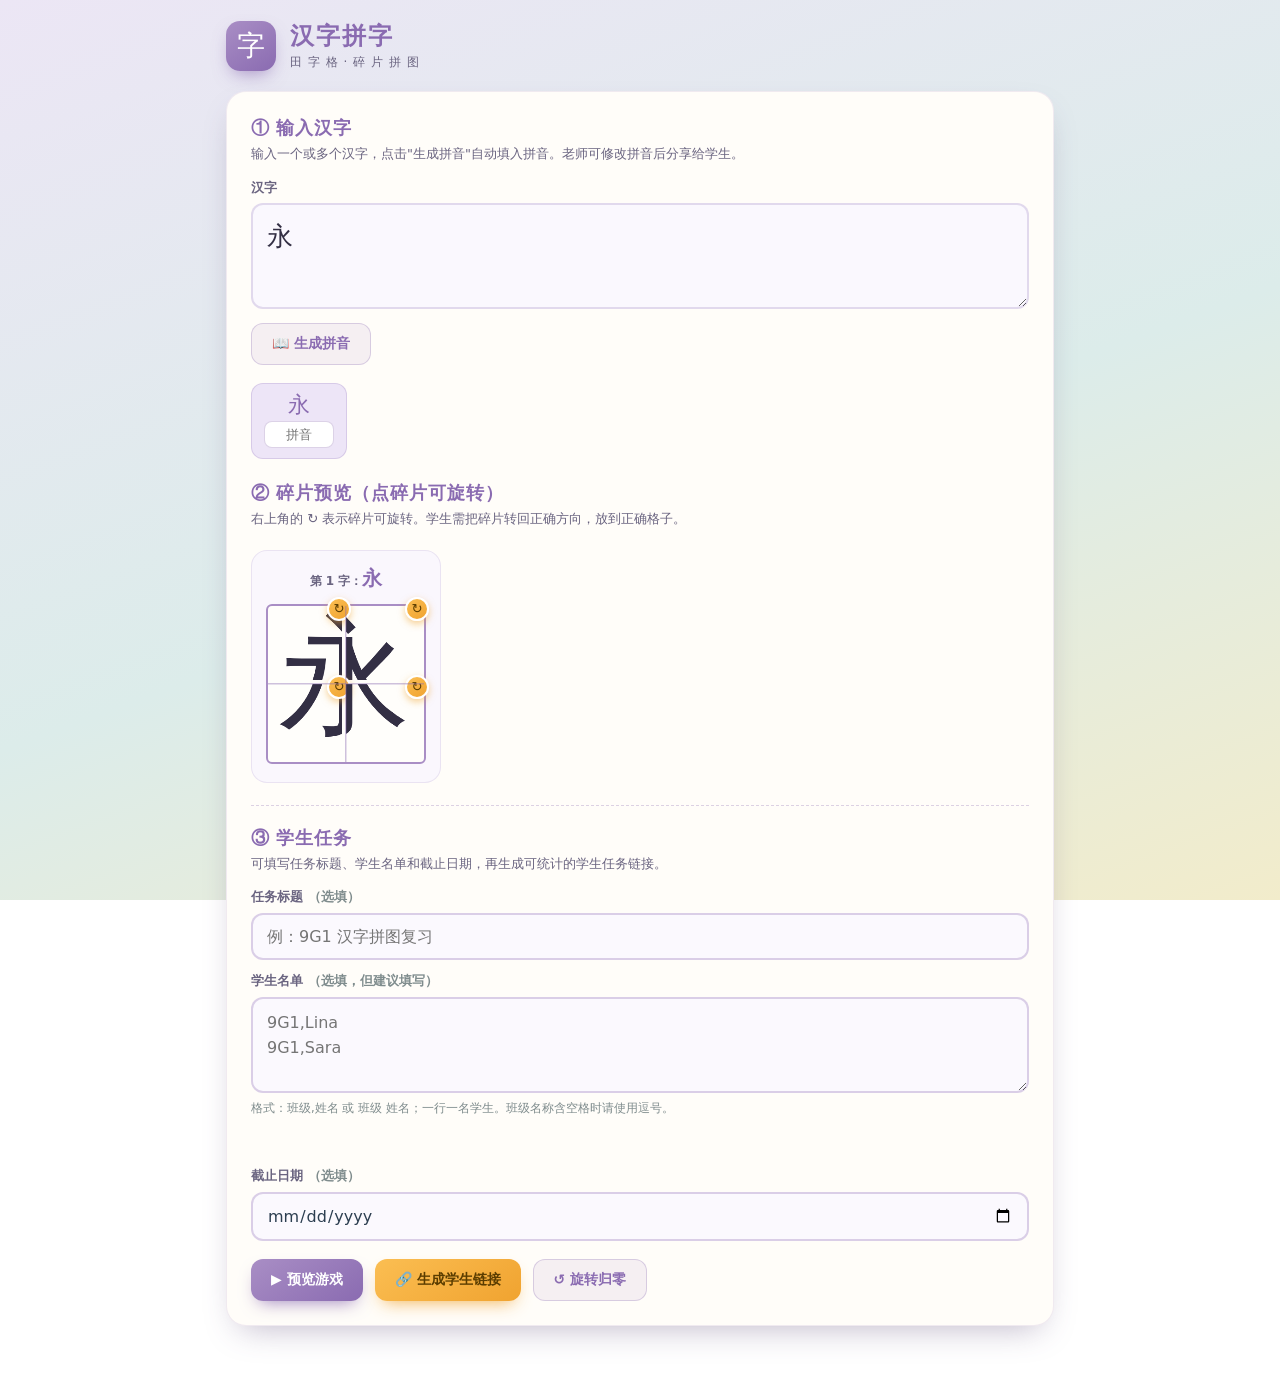
<file: index.html>
<!DOCTYPE html>
<html lang="zh-CN">
<head>
<meta charset="UTF-8">
<meta name="viewport" content="width=device-width, initial-scale=1.0, maximum-scale=1.0, user-scalable=no">
<title>汉字拼字 · 田字格拼图</title>
<link rel="stylesheet" href="./platform/platform-ui.css">
<style>
:root{
  --purple:#a98ec5;--purple-deep:#8a6bb1;--purple-light:#ede5f7;
  --amber:#fbbe52;--amber-deep:#f0a330;--amber-light:#fff4d4;
  --yellow:#f6e07f;--mint:#cfe7e3;--mint-deep:#8fc6bb;
  --ink:#332f44;--ink-soft:#6a6480;--ink-faint:#a9a3bb;
  --surface:#fffdf9;--surface-2:#f8f4fe;
  --line:rgba(138,107,177,.42);--line-faint:rgba(138,107,177,.22);
  --shadow:0 14px 34px -14px rgba(80,60,110,.4);
  --serif:"STKaiti","Kaiti SC","KaiTi","楷体","Songti SC","STSong","SimSun",serif;
  --sans:"PingFang SC","Hiragino Sans GB","Microsoft YaHei",system-ui,sans-serif;
}
*{box-sizing:border-box;-webkit-tap-highlight-color:transparent;}
html,body{margin:0;min-height:100%;}
body{font-family:var(--sans);color:var(--ink);
  background:linear-gradient(160deg,#ece6f5 0%,#dcecea 55%,#f2eccb 100%) fixed;
  min-height:100vh;overflow-x:hidden;}
.wrap{max-width:860px;margin:0 auto;padding:20px 16px 70px;}
.hide{display:none!important;}

/* header */
header{display:flex;align-items:center;gap:14px;margin-bottom:20px;animation:rise .5s ease both;}
.seal{width:50px;height:50px;flex:0 0 50px;border-radius:14px;
  background:linear-gradient(145deg,var(--purple),var(--purple-deep));
  display:grid;place-items:center;color:#fff;font-family:var(--serif);font-size:28px;
  box-shadow:0 8px 18px -6px rgba(138,107,177,.7);}
.titles h1{font-family:var(--serif);color:var(--purple-deep);margin:0;font-size:24px;letter-spacing:2px;}
.titles p{margin:2px 0 0;color:var(--ink-soft);font-size:12px;letter-spacing:1px;}
.back-btn{margin-left:auto;border:1.5px solid rgba(138,107,177,.3);background:rgba(169,142,197,.12);
  color:var(--purple-deep);font-family:var(--sans);font-size:13px;padding:8px 14px;
  border-radius:99px;cursor:pointer;transition:.2s;font-weight:700;}
.back-btn:hover{background:rgba(169,142,197,.22);}

/* panels */
.panel{background:var(--surface);border-radius:20px;padding:24px;box-shadow:var(--shadow);
  border:1px solid rgba(138,107,177,.13);animation:rise .5s .06s ease both;}
h2.sec{font-family:var(--serif);font-size:18px;margin:0 0 4px;color:var(--purple-deep);letter-spacing:1px;}
.hint{font-size:13px;color:var(--ink-soft);margin:0 0 14px;line-height:1.6;}
.field-label{font-size:13px;font-weight:700;color:var(--ink-soft);margin-bottom:6px;display:block;}

textarea#charInput{width:100%;min-height:60px;resize:vertical;border:2px solid rgba(138,107,177,.22);
  border-radius:12px;padding:12px 14px;font-family:var(--serif);font-size:26px;
  background:#faf8fe;color:var(--ink);outline:none;letter-spacing:6px;line-height:1.5;transition:.2s;}
textarea#charInput:focus{border-color:var(--purple);background:#fff;}

.btn{border:0;cursor:pointer;font-family:var(--sans);font-weight:700;font-size:14px;
  padding:11px 20px;border-radius:12px;transition:transform .12s,box-shadow .2s,background .2s;}
.btn:active{transform:translateY(1px);}
.btn-primary{background:linear-gradient(145deg,var(--purple),var(--purple-deep));color:#fff;
  box-shadow:0 8px 18px -8px rgba(138,107,177,.9);}
.btn-primary:hover{box-shadow:0 11px 24px -8px rgba(138,107,177,1);}
.btn-ghost{background:rgba(169,142,197,.12);color:var(--purple-deep);border:1.5px solid rgba(138,107,177,.28);}
.btn-ghost:hover{background:rgba(169,142,197,.2);}
.btn-amber{background:linear-gradient(145deg,var(--amber),var(--amber-deep));color:#5b3d00;
  box-shadow:0 8px 18px -8px rgba(240,163,48,.9);}
.btn-amber:hover{box-shadow:0 11px 24px -8px rgba(240,163,48,1);}
.btn-lg{padding:15px 36px;font-size:16px;border-radius:14px;}
.btn-row{display:flex;flex-wrap:wrap;gap:12px;margin-top:18px;}

/* ── pinyin editor ── */
.py-section{margin-top:18px;}
.py-grid{display:flex;flex-wrap:wrap;gap:10px;margin-top:10px;}
.py-cell{display:flex;flex-direction:column;align-items:center;gap:5px;
  background:var(--purple-light);border:1.5px solid rgba(138,107,177,.22);
  border-radius:12px;padding:10px 12px;min-width:68px;}
.py-char{font-family:var(--serif);font-size:22px;color:var(--purple-deep);line-height:1;}
.py-input{border:1.5px solid rgba(138,107,177,.3);border-radius:8px;background:#fff;
  color:var(--ink);font-size:13px;font-family:var(--sans);text-align:center;width:70px;
  padding:5px;outline:none;transition:.2s;}
.py-input:focus{border-color:var(--purple);}

/* ── teacher cards ── */
#cards{display:flex;flex-wrap:wrap;gap:16px;margin-top:20px;}
.card{background:#faf7fd;border:1px solid rgba(138,107,177,.14);border-radius:16px;
  padding:14px 14px 18px;text-align:center;animation:rise .4s ease both;}
.card .cap{font-size:12px;color:var(--ink-soft);margin-bottom:12px;font-weight:700;}
.card .cap b{font-family:var(--serif);font-size:20px;color:var(--purple-deep);}
.grid{--s:130px;width:calc(var(--s)*2);height:calc(var(--s)*2);position:relative;
  background:#fffefb;border:2.5px solid var(--purple);border-radius:6px;
  display:grid;grid-template-columns:1fr 1fr;grid-template-rows:1fr 1fr;}
.grid.small{--s:80px;}
.grid::before{content:"";position:absolute;inset:0;pointer-events:none;z-index:3;
  background-image:linear-gradient(var(--line),var(--line)),linear-gradient(var(--line),var(--line));
  background-size:100% 1.5px,1.5px 100%;background-position:center;background-repeat:no-repeat;}
.cell{position:relative;overflow:visible;}
.ttile{width:74px;height:74px;background:#fff;border:1px solid rgba(138,107,177,.22);
  border-radius:4px;position:relative;cursor:pointer;
  transition:transform .26s cubic-bezier(.34,1.56,.64,1);}
.cell>.ttile{position:absolute;inset:0;border-radius:0;border:0;background:transparent;}
.ttile canvas{width:100%;height:100%;display:block;}
.rotbadge{position:absolute;right:-9px;top:-9px;width:24px;height:24px;border-radius:50%;
  background:linear-gradient(145deg,var(--amber),var(--amber-deep));color:#5b3d00;font-size:13px;
  display:grid;place-items:center;z-index:6;box-shadow:0 3px 7px rgba(240,163,48,.5);
  border:2px solid #fff;}

/* ── lobby screen ── */
.lobby-header{text-align:center;margin-bottom:18px;}
.lobby-header h2{font-family:var(--serif);font-size:22px;color:var(--purple-deep);margin:0 0 4px;}
.lobby-header p{font-size:13px;color:var(--ink-soft);margin:0;}
.char-cards-grid{display:flex;flex-wrap:wrap;justify-content:center;gap:16px;margin:6px 0 24px;}
.char-card{
  display:flex;flex-direction:column;align-items:center;justify-content:center;gap:6px;
  width:120px;padding:16px 12px 14px;background:#fff;
  border:2px solid var(--amber);border-radius:16px;
  box-shadow:0 6px 18px -8px rgba(240,163,48,.4);cursor:pointer;
  transition:transform .2s,box-shadow .2s;user-select:none;
  position:relative;}
.char-card:hover{transform:translateY(-4px);box-shadow:0 12px 24px -8px rgba(240,163,48,.5);}
.char-card:active{transform:scale(.96);}
.char-card .cc-pinyin{font-size:15px;color:var(--purple-deep);font-weight:700;letter-spacing:1px;line-height:1;min-height:1em;}
.char-card .cc-char{font-family:var(--serif);font-size:52px;color:var(--ink);line-height:1;}
.char-card .cc-sound{font-size:18px;position:absolute;bottom:8px;right:10px;opacity:.5;}
.char-card.speaking{animation:pulse .4s ease;}
.lobby-start{display:flex;flex-direction:column;align-items:center;gap:10px;}

/* ── game ── */
.game-top{display:flex;justify-content:space-between;align-items:flex-start;gap:12px;margin-bottom:14px;flex-wrap:wrap;}
.progress{font-size:13px;color:var(--ink-soft);font-weight:700;padding-top:3px;}
.progress b{font-family:var(--serif);color:var(--purple-deep);font-size:20px;}
.timer-badge{font-size:13px;color:var(--ink-soft);font-weight:700;padding-top:3px;
  background:var(--purple-light);padding:5px 12px;border-radius:99px;letter-spacing:.5px;}
.timer-badge span{color:var(--purple-deep);}
.ref{display:flex;flex-direction:column;align-items:center;gap:4px;}
.ref .reftitle{font-size:11px;color:var(--ink-soft);font-weight:700;letter-spacing:.5px;text-transform:uppercase;}
.refbox{width:82px;height:82px;border:2.5px solid var(--amber);border-radius:10px;
  background:#fffdf3;display:grid;place-items:center;position:relative;}
.refbox::before{content:"";position:absolute;inset:0;pointer-events:none;
  background-image:linear-gradient(var(--line-faint),var(--line-faint)),linear-gradient(var(--line-faint),var(--line-faint));
  background-size:100% 1px,1px 100%;background-position:center;background-repeat:no-repeat;}
.refbox canvas{position:relative;z-index:2;}
.stage{display:flex;flex-direction:column;align-items:center;gap:8px;}
.play-instr{font-size:13px;color:var(--ink-soft);text-align:center;line-height:1.6;margin:4px 0 0;}
.play-instr span{color:var(--purple-deep);font-weight:700;}
.game-controls{display:flex;gap:10px;justify-content:center;flex-wrap:wrap;margin-top:16px;}

/* ── active-pinyin display above grid ── */
.active-pinyin{
  font-size:30px;font-weight:700;color:var(--purple-deep);
  letter-spacing:6px;text-align:center;line-height:1.2;min-height:1.3em;
  background:var(--purple-light);border-radius:12px;padding:6px 28px;
  display:inline-block;box-shadow:0 2px 8px -4px rgba(138,107,177,.3);
}
.active-pinyin:empty{display:none;}

/* ── pieces / tray / drag ── */
.piece{position:relative;border-radius:4px;cursor:grab;touch-action:none;
  transition:transform .26s cubic-bezier(.34,1.56,.64,1),opacity .15s;will-change:transform;}
.piece canvas{display:block;width:100%;height:100%;pointer-events:none;border-radius:inherit;}
.cell>.piece{position:absolute;inset:0;z-index:5;border-radius:0;}
.cell.lit{outline:3px solid var(--mint-deep);outline-offset:-3px;}
.cell.hover-tgt{outline:3px solid var(--amber);outline-offset:-3px;}
.tray{display:flex;flex-wrap:wrap;gap:14px;justify-content:center;align-items:center;
  min-height:112px;padding:14px;margin-top:8px;border-radius:16px;
  background:rgba(143,198,187,.14);border:2px dashed rgba(138,107,177,.24);}
.tray .piece{width:92px;height:92px;background:#fff;border:1.5px solid rgba(138,107,177,.2);
  box-shadow:0 5px 14px -8px rgba(80,60,110,.35);}
.tray .piece::after{content:"";position:absolute;inset:0;pointer-events:none;border-radius:4px;
  background-image:linear-gradient(var(--line-faint),var(--line-faint)),linear-gradient(var(--line-faint),var(--line-faint));
  background-size:100% 1px,1px 100%;background-position:center;background-repeat:no-repeat;}
.tray .piece:hover{transform:translateY(-3px);}
.ghost{position:fixed;border-radius:4px;background:#fff;border:1.5px solid var(--purple);
  box-shadow:0 24px 48px -12px rgba(80,60,110,.5);pointer-events:none;z-index:9999;}
.ghost canvas{display:block;width:100%;height:100%;}
.ghost::after{content:"";position:absolute;inset:0;pointer-events:none;
  background-image:linear-gradient(var(--line-faint),var(--line-faint)),linear-gradient(var(--line-faint),var(--line-faint));
  background-size:100% 1px,1px 100%;background-position:center;background-repeat:no-repeat;}

/* ── win overlay ── */
.win{position:fixed;inset:0;z-index:200;display:none;place-items:center;
  background:rgba(60,48,90,.45);backdrop-filter:blur(3px);}
.win.show{display:grid;}
.win .box{background:var(--surface);border-radius:22px;padding:32px 36px;text-align:center;
  box-shadow:var(--shadow);border:2.5px solid var(--amber);
  animation:pop .38s cubic-bezier(.34,1.56,.64,1);max-width:88vw;}
.win .big{font-family:var(--serif);font-size:48px;color:var(--purple-deep);margin:0;}
.win p.msg{color:var(--ink-soft);margin:10px 0 16px;font-size:15px;}
.time-result{background:var(--amber-light);border-radius:12px;padding:14px 20px;margin:0 0 20px;
  display:none;}
.time-result.show{display:block;}
.time-result .tr-label{font-size:12px;color:var(--ink-soft);font-weight:700;margin-bottom:4px;text-transform:uppercase;letter-spacing:1px;}
.time-result .tr-value{font-size:36px;font-weight:700;color:var(--amber-deep);font-family:var(--sans);}

/* studio footer */
.studio-footer{text-align:center;font-size:10.5px;color:#b8b2c4;letter-spacing:2px;
  font-weight:700;margin-top:30px;padding-bottom:4px;}

.toast{position:fixed;left:50%;bottom:28px;transform:translateX(-50%) translateY(16px);
  background:var(--ink);color:#fff;padding:10px 20px;border-radius:999px;font-size:14px;
  opacity:0;transition:.3s;z-index:300;pointer-events:none;white-space:nowrap;}
.toast.show{opacity:1;transform:translateX(-50%) translateY(0);}
.empty-note{color:var(--ink-soft);font-size:14px;text-align:center;padding:24px;line-height:1.7;}
.confetti{position:fixed;top:-20px;width:10px;height:14px;z-index:250;pointer-events:none;border-radius:2px;}


/* ── Platform task integration ── */
.platform-puzzle-task{
  margin-top:22px;padding-top:20px;border-top:1px dashed rgba(138,107,177,.3);
}
.platform-puzzle-task .platform-builder-grid{grid-template-columns:1fr;gap:12px;}
.platform-puzzle-task .platform-textarea{min-height:96px;}
.platform-puzzle-task .platform-label{font-size:13px;color:var(--ink-soft);}
.platform-puzzle-task .platform-help{font-size:11.5px;}
.platform-puzzle-task .platform-input,
.platform-puzzle-task .platform-textarea,
.platform-student-gate .platform-select{
  border-color:rgba(138,107,177,.3);
  background:#fbf9fe;
}
.task-share-box{
  margin-top:12px;padding:12px 14px;border-radius:12px;
  background:var(--purple-light);border:1.5px solid rgba(138,107,177,.26);
  color:var(--ink-soft);font-size:12px;line-height:1.65;overflow-wrap:anywhere;
}
#studentTaskGate{
  margin:0 0 18px;text-align:left;
  border-color:rgba(138,107,177,.26);background:#fbf9fe;
}
#studentTaskGate .platform-task-info{margin-top:10px;}
#studentTaskGate .platform-student-grid{margin-top:12px;}
.platform-submit-status{margin-top:12px;font-size:12px;}
.btn-cert{
  background:linear-gradient(145deg,#6f9ed6,#4b78b3);color:#fff;
  box-shadow:0 8px 18px -8px rgba(75,120,179,.75);
}
.btn-cert:hover{box-shadow:0 11px 24px -8px rgba(75,120,179,.9);}

@keyframes rise{from{opacity:0;transform:translateY(12px);}to{opacity:1;transform:none;}}
@keyframes pop{from{opacity:0;transform:scale(.82);}to{opacity:1;transform:scale(1);}}
@keyframes pulse{0%,100%{transform:scale(1);}50%{transform:scale(1.06);}}
@keyframes fall{to{transform:translateY(105vh) rotate(720deg);opacity:.15;}}
@media(max-width:540px){
  .grid{--s:min(40vw,140px);}
  .tray .piece{width:80px;height:80px;}
  .char-card{width:100px;}
  .char-card .cc-char{font-size:44px;}
}
</style>
</head>
<body>
<div class="wrap">
  <header>
    <div class="seal">字</div>
    <div class="titles">
      <h1>汉字拼字</h1>
      <p>田 字 格 · 碎 片 拼 图</p>
    </div>
    <button class="back-btn hide" id="btnBackCfg">← Back to setup</button>
  </header>

  <!-- ═══ TEACHER PANEL ═══ -->
  <section class="panel" id="teacherPanel">
    <h2 class="sec">① 输入汉字</h2>
    <p class="hint">输入一个或多个汉字，点击"生成拼音"自动填入拼音。老师可修改拼音后分享给学生。</p>
    <label class="field-label" for="charInput">汉字</label>
    <textarea id="charInput" spellcheck="false">永</textarea>
    <div class="btn-row" style="margin-top:10px;margin-bottom:0">
      <button class="btn btn-ghost" id="btnPinyin">📖 生成拼音</button>
    </div>
    <!-- pinyin editor -->
    <div class="py-section" id="pinyinSection">
      <div class="py-grid" id="pinyinGrid"></div>
    </div>

    <h2 class="sec" style="margin-top:22px">② 碎片预览（点碎片可旋转）</h2>
    <p class="hint">右上角的 ↻ 表示碎片可旋转。学生需把碎片转回正确方向，放到正确格子。</p>
    <div id="cards"></div>

    <div class="platform-puzzle-task">
      <h2 class="sec">③ 学生任务</h2>
      <p class="hint">可填写任务标题、学生名单和截止日期，再生成可统计的学生任务链接。</p>
      <div class="platform-builder-grid">
        <div class="platform-field">
          <label class="platform-label" for="taskTitle">任务标题 <span class="platform-label-note">（选填）</span></label>
          <input class="platform-input" id="taskTitle" type="text" placeholder="例：9G1 汉字拼图复习">
        </div>
        <div class="platform-field">
          <label class="platform-label" for="studentList">学生名单 <span class="platform-label-note">（选填，但建议填写）</span></label>
          <textarea class="platform-textarea" id="studentList" placeholder="9G1,Lina&#10;9G1,Sara"></textarea>
          <div class="platform-help">格式：班级,姓名 或 班级 姓名；一行一名学生。班级名称含空格时请使用逗号。</div>
          <div class="platform-list-status" id="studentListStatus"></div>
        </div>
        <div class="platform-field">
          <label class="platform-label" for="taskDeadline">截止日期 <span class="platform-label-note">（选填）</span></label>
          <input class="platform-input" id="taskDeadline" type="date">
        </div>
      </div>
      <div class="task-share-box hide" id="platformShareBox"></div>
    </div>

    <div class="btn-row">
      <button class="btn btn-primary" id="btnPreview">▶ 预览游戏</button>
      <button class="btn btn-amber" id="btnCopy">🔗 生成学生链接</button>
      <button class="btn btn-ghost" id="btnReset">↺ 旋转归零</button>
    </div>
  </section>

  <!-- ═══ LOBBY ═══ -->
  <section class="panel hide" id="lobbyPanel">
    <div class="lobby-header">
      <h2>Today's Characters</h2>
      <p>Tap a card to hear the pronunciation</p>
    </div>
    <div class="char-cards-grid" id="charCardsGrid"></div>

    <div class="platform-student-gate hide" id="studentTaskGate">
      <h3>Chinese Character Puzzle Task</h3>
      <p>Please check the task information before you start.</p>
      <div class="platform-task-info" id="studentTaskInfo"></div>
      <div class="platform-student-grid" id="studentIdentityGrid">
        <div class="platform-field">
          <label class="platform-label" for="studentClassSelect">Class</label>
          <select class="platform-select" id="studentClassSelect">
            <option value="">Select your class</option>
          </select>
        </div>
        <div class="platform-field">
          <label class="platform-label" for="studentNameSelect">Name</label>
          <select class="platform-select" id="studentNameSelect">
            <option value="">Select your class first</option>
          </select>
        </div>
      </div>
      <div class="platform-student-message" id="studentGateMessage"></div>
    </div>

    <div class="lobby-start">
      <button class="btn btn-amber btn-lg" id="btnStart">▶ &nbsp; Start Game</button>
    </div>
    <div class="studio-footer">TEACHER LIU'S CHINESE LEARNING STUDIO</div>
  </section>

  <!-- ═══ GAME ═══ -->
  <section class="panel hide" id="studentPanel">
    <div class="game-top">
      <div>
        <div class="progress">Character <b id="lvNow">1</b> / <span id="lvTotal">1</span></div>
        <div class="timer-badge" style="margin-top:6px">⏱ <span id="timerDisplay">0:00</span></div>
      </div>
      <div class="ref">
        <div class="reftitle">Build this ↓</div>
        <div class="refbox">
          <canvas id="refCanvas" width="160" height="160" style="width:68px;height:68px;"></canvas>
        </div>
      </div>
    </div>
    <div class="stage">
      <div id="activePinyin" class="active-pinyin"></div>
      <div class="grid" id="grid">
        <div class="cell" data-i="0"></div>
        <div class="cell" data-i="1"></div>
        <div class="cell" data-i="2"></div>
        <div class="cell" data-i="3"></div>
      </div>
      <p class="play-instr"><span>Drag</span> a piece into the grid &nbsp;·&nbsp; <span>Tap</span> a piece to rotate</p>
      <div class="tray" id="tray"></div>
    </div>
    <div class="game-controls">
      <button class="btn btn-ghost" id="btnRedo">↺ Restart</button>
    </div>
    <div class="studio-footer">TEACHER LIU'S CHINESE LEARNING STUDIO</div>
  </section>
</div>

<!-- win -->
<div class="win" id="winOverlay">
  <div class="box">
    <p class="big" id="winChar">字</p>
    <p class="msg" id="winMsg">You did it!</p>
    <div class="time-result" id="timeResult">
      <div class="tr-label">Total Time</div>
      <div class="tr-value" id="finalTime">0:00</div>
    </div>
    <div style="display:flex;gap:12px;justify-content:center;flex-wrap:wrap">
      <button class="btn btn-primary" id="btnNext">Next →</button>
      <button class="btn btn-cert hide" id="btnCertificate">🏅 Download Certificate</button>
      <button class="btn btn-ghost" id="btnAgain">Play again</button>
    </div>
    <div class="platform-submit-status" id="platformSubmitStatus"></div>
  </div>
</div>
<div class="toast" id="toast"></div>

<script src="./platform/supabase-config.js"></script>
<script src="./platform/platform-core.js"></script>
<script>
"use strict";
/* ━━━━━━━━━━━━━━━━━━━━━━━━━━━━━━━━━━━━━━━━━━━━━━━━━━━
   PINYIN DATABASE
   Replace or extend this with your Charadata.js entries.
   Format: { '字': 'pīnyīn', ... }
   ━━━━━━━━━━━━━━━━━━━━━━━━━━━━━━━━━━━━━━━━━━━━━━━━━━━ */
const PINYINDB = {
// ── Numbers & basic ──
'〇':'líng','一':'yī','二':'èr','三':'sān','四':'sì','五':'wǔ','六':'liù','七':'qī','八':'bā','九':'jiǔ',
'十':'shí','百':'bǎi','千':'qiān','万':'wàn','亿':'yì','零':'líng','第':'dì',
// ── Strokes 1-3 ──
'乙':'yǐ','丁':'dīng','乃':'nǎi','了':'le','刀':'dāo','力':'lì','又':'yòu','干':'gān',
'上':'shàng','下':'xià','丈':'zhàng','与':'yǔ','亿':'yì','个':'gè','女':'nǚ','小':'xiǎo',
'山':'shān','川':'chuān','口':'kǒu','土':'tǔ','工':'gōng','弓':'gōng','子':'zǐ','也':'yě',
'大':'dà','天':'tiān','元':'yuán','云':'yún','仁':'rén','内':'nèi','今':'jīn','父':'fù',
'月':'yuè','风':'fēng','木':'mù','水':'shuǐ','火':'huǒ','牛':'niú','王':'wáng','手':'shǒu',
'心':'xīn','以':'yǐ','目':'mù','毛':'máo','生':'shēng','白':'bái','母':'mǔ','年':'nián',
'文':'wén','方':'fāng','东':'dōng','石':'shí','左':'zuǒ','右':'yòu','见':'jiàn','光':'guāng',
// ── High-frequency function words ──
'的':'de','了':'le','着':'zhe','过':'guò','是':'shì','有':'yǒu','在':'zài','不':'bù',
'也':'yě','都':'dōu','很':'hěn','太':'tài','最':'zuì','更':'gèng','还':'hái','就':'jiù',
'只':'zhǐ','才':'cái','又':'yòu','已':'yǐ','将':'jiāng','让':'ràng','叫':'jiào','被':'bèi',
'和':'hé','与':'yǔ','或':'huò','而':'ér','但':'dàn','因':'yīn','所':'suǒ','如':'rú',
'虽':'suī','然':'rán','若':'ruò','即':'jí','则':'zé','使':'shǐ','连':'lián','及':'jí',
'这':'zhè','那':'nà','哪':'nǎ','谁':'shuí','为':'wèi','怎':'zěn','么':'me','几':'jǐ',
'什':'shén','每':'měi','某':'mǒu','任':'rèn','此':'cǐ','其':'qí','各':'gè','些':'xiē',
'呢':'ne','吗':'ma','吧':'ba','啊':'a','哦':'ō','哇':'wā','哎':'āi','咦':'yí',
// ── Pronouns ──
'我':'wǒ','你':'nǐ','他':'tā','她':'tā','它':'tā','们':'men','您':'nín','咱':'zán',
'自':'zì','别':'bié','人':'rén',
// ── Core verbs ──
'来':'lái','去':'qù','走':'zǒu','跑':'pǎo','跳':'tiào','坐':'zuò','站':'zhàn','躺':'tǎng',
'飞':'fēi','游':'yóu','骑':'qí','开':'kāi','关':'guān','回':'huí','到':'dào','从':'cóng',
'进':'jìn','出':'chū','上':'shàng','下':'xià','停':'tíng','推':'tuī','拉':'lā','拿':'ná',
'放':'fàng','抱':'bào','打':'dǎ','踢':'tī','扔':'rēng','抓':'zhuā','摸':'mō','指':'zhǐ',
'说':'shuō','问':'wèn','答':'dá','叫':'jiào','听':'tīng','看':'kàn','想':'xiǎng','知':'zhī',
'道':'dào','懂':'dǒng','明':'míng','学':'xué','习':'xí','教':'jiāo','读':'dú','写':'xiě',
'画':'huà','唱':'chàng','玩':'wán','笑':'xiào','哭':'kū','爱':'ài','喜':'xǐ','欢':'huān',
'怕':'pà','恨':'hèn','急':'jí','紧':'jǐn','帮':'bāng','助':'zhù','送':'sòng','借':'jiè',
'还':'huán','买':'mǎi','卖':'mài','取':'qǔ','存':'cún','带':'dài','用':'yòng','做':'zuò',
'吃':'chī','喝':'hē','睡':'shuì','洗':'xǐ','穿':'chuān','脱':'tuō','戴':'dài','换':'huàn',
'把':'bǎ','给':'gěi','找':'zhǎo','接':'jiē','打':'dǎ','发':'fā','收':'shōu','寄':'jì',
'注':'zhù','意':'yì','觉':'jué','得':'de','感':'gǎn','觉':'jué','认':'rèn','识':'shí',
'记':'jì','忘':'wàng','想':'xiǎng','起':'qǐ','以':'yǐ','为':'wèi','相':'xiāng','信':'xìn',
'告':'gào','诉':'sù','解':'jiě','释':'shì','说':'shuō','明':'míng','介':'jiè','绍':'shào',
'表':'biǎo','示':'shì','演':'yǎn','示':'shì','展':'zhǎn','示':'shì','表':'biǎo','现':'xiàn',
'参':'cān','加':'jiā','参':'cān','观':'guān','旅':'lǚ','游':'yóu','欣':'xīn','赏':'shǎng',
'创':'chuàng','造':'zào','设':'shè','计':'jì','建':'jiàn','改':'gǎi','革':'gé',
'保':'bǎo','护':'hù','珍':'zhēn','惜':'xī','节':'jié','约':'yuē','浪':'làng','费':'fèi',
'完':'wán','成':'chéng','开':'kāi','始':'shǐ','结':'jié','束':'shù','继':'jì','续':'xù',
'停':'tíng','止':'zhǐ','重':'chóng','复':'fù','改':'gǎi','变':'biàn','成':'chéng','长':'zhǎng',
'增':'zēng','加':'jiā','减':'jiǎn','扩':'kuò','大':'dà','缩':'suō','小':'xiǎo',
// ── Emotions ──
'高':'gāo','兴':'xìng','快':'kuài','乐':'lè','高':'gāo','兴':'xìng','难':'nán','过':'guò',
'气':'qì','愉':'yú','悲':'bēi','愁':'chóu','怒':'nù','哀':'āi','惧':'jù','烦':'fán',
'恼':'nǎo','担':'dān','忧':'yōu','惊':'jīng','讶':'yà','害':'hài','羞':'xiū',
'骄':'jiāo','傲':'ào','谦':'qiān','虚':'xū','勇':'yǒng','敢':'gǎn','怯':'qiè','懦':'nuò',
// ── Family ──
'爸':'bà','妈':'mā','哥':'gē','姐':'jiě','弟':'dì','妹':'mèi','爷':'yé','奶':'nǎi',
'叔':'shū','阿':'ā','舅':'jiù','姑':'gū','姨':'yí','伯':'bó','嫂':'sǎo','婶':'shěn',
'夫':'fū','妻':'qī','儿':'ér','女':'nǚ','孙':'sūn','祖':'zǔ','宗':'zōng','宝':'bǎo','贝':'bèi',
// ── People & professions ──
'朋':'péng','友':'yǒu','同':'tóng','师':'shī','医':'yī','警':'jǐng','察':'chá',
'司':'sī','机':'jī','员':'yuán','工':'gōng','农':'nóng','兵':'bīng','商':'shāng',
'艺':'yì','术':'shù','家':'jiā','科':'kē','学':'xué','家':'jiā',
// ── Time ──
'日':'rì','周':'zhōu','时':'shí','候':'hou','早':'zǎo','午':'wǔ','晚':'wǎn','夜':'yè',
'春':'chūn','夏':'xià','秋':'qiū','冬':'dōng','朝':'zhāo','暮':'mù','旦':'dàn','晨':'chén',
'昼':'zhòu','昏':'hūn','今':'jīn','明':'míng','昨':'zuó','前':'qián','后':'hòu',
'以':'yǐ','前':'qián','以':'yǐ','后':'hòu','现':'xiàn','在':'zài','马':'mǎ','上':'shàng',
'分':'fēn','秒':'miǎo','小':'xiǎo','时':'shí','半':'bàn','刻':'kè',
// ── Location & direction ──
'家':'jiā','里':'lǐ','外':'wài','边':'biān','地':'dì','方':'fāng','处':'chù',
'东':'dōng','西':'xī','南':'nán','北':'běi','中':'zhōng','旁':'páng','侧':'cè',
'附':'fù','近':'jìn','周':'zhōu','围':'wéi','角':'jiǎo','前':'qián','后':'hòu',
'左':'zuǒ','右':'yòu','上':'shàng','下':'xià','远':'yuǎn','近':'jìn','内':'nèi',
// ── Nature ──
'花':'huā','草':'cǎo','树':'shù','叶':'yè','根':'gēn','枝':'zhī','果':'guǒ','种':'zhǒng',
'河':'hé','海':'hǎi','湖':'hú','山':'shān','雨':'yǔ','雪':'xuě','风':'fēng','云':'yún',
'太':'tài','阳':'yáng','星':'xīng','雷':'léi','闪':'shǎn','电':'diàn','彩':'cǎi','虹':'hóng',
'泥':'ní','沙':'shā','土':'tǔ','石':'shí','岩':'yán','水':'shuǐ','冰':'bīng','雾':'wù',
'春':'chūn','风':'fēng','秋':'qiū','雨':'yǔ','桃':'táo','花':'huā','梅':'méi','竹':'zhú',
'松':'sōng','柳':'liǔ','杨':'yáng','桂':'guì','荷':'hé','菊':'jú','兰':'lán','牡':'mǔ','丹':'dān',
// ── Animals ──
'猫':'māo','狗':'gǒu','鸟':'niǎo','鱼':'yú','马':'mǎ','牛':'niú','羊':'yáng','猪':'zhū',
'鸡':'jī','鸭':'yā','鹅':'é','兔':'tù','龙':'lóng','虎':'hǔ','鼠':'shǔ','蛇':'shé',
'猴':'hóu','鹿':'lù','象':'xiàng','狮':'shī','熊':'xióng','狼':'láng','狐':'hú','狸':'lí',
'蝴':'hú','蝶':'dié','蜜':'mì','蜂':'fēng','蚂':'mǎ','蚁':'yǐ','蜻':'qīng','蜓':'tíng',
'螃':'páng','蟹':'xiè','虾':'xiā','乌':'wū','龟':'guī','蜗':'wō','鹦':'yīng','鹉':'wǔ',
'熊':'xióng','猫':'māo','大':'dà','熊':'xióng','猫':'māo',
// ── Food & drink ──
'饭':'fàn','菜':'cài','肉':'ròu','蛋':'dàn','面':'miàn','包':'bāo','米':'mǐ',
'糖':'táng','盐':'yán','茶':'chá','奶':'nǎi','酒':'jiǔ','汁':'zhī','汤':'tāng','粥':'zhōu',
'苹':'píng','香':'xiāng','蕉':'jiāo','瓜':'guā','桃':'táo','梨':'lí','橘':'jú','橙':'chéng',
'葡':'pú','萄':'tao','荔':'lì','椒':'jiāo','茄':'qié','番':'fān','葱':'cōng','蒜':'suàn',
'豆':'dòu','腐':'fǔ','饺':'jiǎo','馒':'mán','粽':'zòng','月':'yuè','饼':'bǐng',
'火':'huǒ','锅':'guō','烤':'kǎo','鸭':'yā','红':'hóng','烧':'shāo','白':'bái',
'味':'wèi','道':'dào','香':'xiāng','脆':'cuì','嫩':'nèn','滑':'huá',
// ── Clothing ──
'衣':'yī','服':'fú','裤':'kù','裙':'qún','鞋':'xié','袜':'wà','帽':'mào','围':'wéi',
'巾':'jīn','套':'tào','背':'bèi','夹':'jiā','克':'kè','毛':'máo','衫':'shān','短':'duǎn',
// ── Home & furniture ──
'房':'fáng','门':'mén','窗':'chuāng','桌':'zhuō','椅':'yǐ','床':'chuáng','沙':'shā',
'厨':'chú','浴':'yù','客':'kè','厅':'tīng','走':'zǒu','廊':'láng','楼':'lóu',
'灯':'dēng','锅':'guō','碗':'wǎn','筷':'kuài','勺':'sháo','刀':'dāo','叉':'chā',
// ── School & learning ──
'校':'xiào','室':'shì','黑':'hēi','板':'bǎn','笔':'bǐ','本':'běn','词':'cí',
'句':'jù','语':'yǔ','言':'yán','话':'huà','书':'shū','字':'zì','课':'kè','作':'zuò',
'业':'yè','考':'kǎo','试':'shì','题':'tí','答':'dá','对':'duì','错':'cuò','分':'fēn',
'加':'jiā','减':'jiǎn','乘':'chéng','除':'chú','等':'děng','数':'shù','学':'xué',
'语':'yǔ','文':'wén','英':'yīng','数':'shù','理':'lǐ','化':'huà','史':'shǐ','地':'dì',
'体':'tǐ','育':'yù','音':'yīn','乐':'lè','美':'měi','术':'shù',
// ── City & transport ──
'城':'chéng','市':'shì','村':'cūn','路':'lù','街':'jiē','店':'diàn','园':'yuán',
'公':'gōng','桥':'qiáo','广':'guǎng','场':'chǎng','站':'zhàn','港':'gǎng','银':'yín',
'行':'háng','医':'yī','院':'yuàn','公':'gōng','园':'yuán','博':'bó','物':'wù','馆':'guǎn',
'车':'chē','船':'chuán','机':'jī','票':'piào','地':'dì','铁':'tiě','公':'gōng','共':'gòng',
// ── Colors ──
'红':'hóng','黄':'huáng','蓝':'lán','绿':'lǜ','紫':'zǐ','粉':'fěn','灰':'huī',
'棕':'zōng','青':'qīng','金':'jīn','银':'yín','橙':'chéng','米':'mǐ','色':'sè',
// ── Body ──
'头':'tóu','发':'fà','脸':'liǎn','眼':'yǎn','鼻':'bí','耳':'ěr','牙':'yá','嘴':'zuǐ',
'舌':'shé','颈':'jǐng','肩':'jiān','臂':'bì','胸':'xiōng','腹':'fù','腰':'yāo',
'腿':'tuǐ','脚':'jiǎo','趾':'zhǐ','膝':'xī','踝':'huái','肘':'zhǒu','腕':'wàn',
'掌':'zhǎng','指':'zhǐ','皮':'pí','肤':'fū','骨':'gǔ','血':'xuè','脑':'nǎo',
// ── Adjectives ──
'大':'dà','小':'xiǎo','多':'duō','少':'shǎo','高':'gāo','低':'dī','长':'cháng','短':'duǎn',
'宽':'kuān','窄':'zhǎi','胖':'pàng','瘦':'shòu','新':'xīn','旧':'jiù','远':'yuǎn','近':'jìn',
'热':'rè','冷':'lěng','轻':'qīng','重':'zhòng','硬':'yìng','软':'ruǎn','亮':'liàng','暗':'àn',
'干':'gān','净':'jìng','脏':'zāng','美':'měi','丑':'chǒu','香':'xiāng','臭':'chòu',
'甜':'tián','苦':'kǔ','辣':'là','酸':'suān','咸':'xián','淡':'dàn','饱':'bǎo','饿':'è',
'渴':'kě','困':'kùn','聪':'cōng','笨':'bèn','勤':'qín','懒':'lǎn','善':'shàn','良':'liáng',
'诚':'chéng','实':'shí','慧':'huì','福':'fú','幸':'xìng','真':'zhēn','假':'jiǎ',
'正':'zhèng','确':'què','快':'kuài','慢':'màn','忙':'máng','闲':'xián','安':'ān','静':'jìng',
'热':'rè','闹':'nào','严':'yán','格':'gé','温':'wēn','柔':'róu','粗':'cū','细':'xì',
'平':'píng','稳':'wěn','危':'wēi','险':'xiǎn','安':'ān','全':'quán','重':'zhòng','要':'yào',
// ── Culture & Chinese ──
'中':'zhōng','华':'huá','民':'mín','族':'zú','汉':'hàn','拼':'pīn','音':'yīn',
'声':'shēng','调':'diào','韵':'yùn','国':'guó','历':'lì','传':'chuán','统':'tǒng',
'文':'wén','化':'huà','节':'jié','庆':'qìng','春':'chūn','元':'yuán','宵':'xiāo',
'清':'qīng','端':'duān','中':'zhōng','秋':'qiū','重':'chóng','阳':'yáng','国':'guó',
// ── Common characters often missing ──
'老':'lǎo','看':'kàn','走':'zǒu','说':'shuō','来':'lái','去':'qù','吃':'chī','喝':'hē',
'打':'dǎ','买':'mǎi','卖':'mài','学':'xué','教':'jiāo','读':'dú','写':'xiě','做':'zuò',
'玩':'wán','笑':'xiào','哭':'kū','跑':'pǎo','跳':'tiào','游':'yóu','飞':'fēi',
'家':'jiā','人':'rén','大':'dà','小':'xiǎo','好':'hǎo','多':'duō','少':'shǎo',
'高':'gāo','低':'dī','新':'xīn','旧':'jiù','快':'kuài','慢':'màn','长':'cháng','短':'duǎn',
'爸':'bà','妈':'mā','哥':'gē','姐':'jiě','弟':'dì','妹':'mèi','爷':'yé','奶':'nǎi',
'猫':'māo','狗':'gǒu','鱼':'yú','马':'mǎ','牛':'niú','羊':'yáng','猪':'zhū','鸟':'niǎo',
'苹':'píng','果':'guǒ','水':'shuǐ','火':'huǒ','土':'tǔ','木':'mù','金':'jīn',
'红':'hóng','黄':'huáng','蓝':'lán','绿':'lǜ','白':'bái','黑':'hēi','紫':'zǐ',
'一':'yī','二':'èr','三':'sān','四':'sì','五':'wǔ','六':'liù','七':'qī','八':'bā','九':'jiǔ','十':'shí',
'春':'chūn','夏':'xià','秋':'qiū','冬':'dōng','东':'dōng','西':'xī','南':'nán','北':'běi',
'书':'shū','笔':'bǐ','本':'běn','纸':'zhǐ','桌':'zhuō','椅':'yǐ','门':'mén','窗':'chuāng',
'花':'huā','草':'cǎo','树':'shù','叶':'yè','山':'shān','河':'hé','海':'hǎi','天':'tiān',
'中':'zhōng','国':'guó','年':'nián','月':'yuè','日':'rì','时':'shí','分':'fēn','秒':'miǎo',
'手':'shǒu','脚':'jiǎo','眼':'yǎn','耳':'ěr','口':'kǒu','鼻':'bí','头':'tóu','心':'xīn',
'永':'yǒng','字':'zì','语':'yǔ','话':'huà','文':'wén','声':'shēng','音':'yīn',
// ── Extras for calligraphy / common lesson ──
'永':'yǒng','心':'xīn','力':'lì','木':'mù','本':'běn','末':'mò','米':'mǐ','目':'mù',
'日':'rì','月':'yuè','火':'huǒ','山':'shān','门':'mén','口':'kǒu','田':'tián',
'电':'diàn','问':'wèn','回':'huí','国':'guó','图':'tú','区':'qū','品':'pǐn',
'名':'míng','字':'zì','时':'shí','间':'jiān','地':'dì','点':'diǎn','次':'cì',
'位':'wèi','种':'zhǒng','样':'yàng','件':'jiàn','张':'zhāng','块':'kuài','条':'tiáo',
'根':'gēn','支':'zhī','粒':'lì','颗':'kē','只':'zhī','匹':'pǐ','棵':'kē','座':'zuò',
'层':'céng','栋':'dòng','间':'jiān','片':'piàn','批':'pī','帮':'bāng','群':'qún',
'代':'dài','际':'jì','世':'shì','界':'jiè','全':'quán','球':'qiú','地':'dì',
'社':'shè','会':'huì','家':'jiā','国':'guó','人':'rén','民':'mín','政':'zhèng','府':'fǔ',
'法':'fǎ','律':'lǜ','规':'guī','则':'zé','道':'dào','德':'dé','礼':'lǐ','义':'yì',
};

/* ━━━━━━━━━━━━━━━━━━━━━━━━━━━━━━━━━━━━━━━━━━━━━━━━━━━
   CHARADATA.JS INTEGRATION
   Put Charadata.js in the same folder as this HTML file.
   It is loaded automatically at startup. Students opening
   a shared link do NOT need the file — pinyins are already
   embedded in the URL.
   ━━━━━━━━━━━━━━━━━━━━━━━━━━━━━━━━━━━━━━━━━━━━━━━━━━━ */
let _extPY = null;          // populated from Charadata.js if found
let _extPYLoaded = false;   // whether external file was found

async function loadCharadata(){
  function buildMap(arr){
    const m={};
    arr.forEach(item=>{ if(item.char&&item.pinyin) m[item.char]=item.pinyin; });
    return m;
  }

  // ── Regex scan: read file as text, extract char/pinyin pairs ──
  // Works with any file size, no eval/Function, no CSP issues.
  try{
    const res = await fetch('./Charadata.js');
    if(!res.ok){
      console.log('[拼字] Charadata.js not found (HTTP '+res.status+')');
    } else {
      const text = await res.text();
      const objRe = /\{[^}]+\}/g;
      const charRe = /char\s*:\s*["']([^"']+)["']/;
      const pyRe   = /pinyin\s*:\s*["']([^"']+)["']/;
      _extPY = {};
      let m;
      while((m = objRe.exec(text)) !== null){
        const block = m[0];
        const cm = charRe.exec(block);
        const pm = pyRe.exec(block);
        if(cm && pm) _extPY[cm[1]] = pm[1];
      }
      if(Object.keys(_extPY).length > 0){
        _extPYLoaded = true;
        console.log('[拼字] Charadata.js loaded:',Object.keys(_extPY).length,'chars via regex scan');
        return;
      } else {
        console.log('[拼字] Charadata.js fetched but no entries parsed — check file format');
      }
    }
  }catch(e){
    console.log('[拼字] fetch error:',e.message);
  }

  // ── Fallback: ES module import ──
  try{
    const mod = await import('./Charadata.js');
    if(mod.charData && Array.isArray(mod.charData) && mod.charData.length){
      _extPY = buildMap(mod.charData);
      _extPYLoaded = true;
      console.log('[拼字] Charadata.js loaded via import():',Object.keys(_extPY).length,'chars');
    }
  }catch(e2){
    console.log('[拼字] import() also failed. Using built-in PINYINDB only.');
  }
}

// Look up pinyin: external data first, then built-in PINYINDB
function lookupPY(ch){
  if(_extPY && _extPY[ch]) return _extPY[ch];
  return PINYINDB[ch] || '';
}

/* ━━ canvas helpers ━━ */
const FONT='"STKaiti","Kaiti SC","KaiTi","楷体","Songti SC","STSong","SimSun",serif';
const RES=320,TILE=160;
const $=id=>document.getElementById(id);

function drawChar(ctx,ch,size){
  ctx.save();ctx.fillStyle="#332f44";ctx.textAlign="center";ctx.textBaseline="middle";
  ctx.font=(size*0.86)+"px "+FONT;ctx.fillText(ch,size/2,size/2+size*0.02);ctx.restore();
}
function makeQuadrant(ch,q){
  const c=document.createElement("canvas");c.width=c.height=TILE;
  const ctx=c.getContext("2d"),qx=q%2,qy=(q/2)|0;
  ctx.save();ctx.translate(-qx*TILE,-qy*TILE);drawChar(ctx,ch,2*TILE);ctx.restore();return c;
}
function paintFull(canvas,ch){
  const ctx=canvas.getContext("2d");ctx.clearRect(0,0,canvas.width,canvas.height);
  ctx.save();ctx.scale(canvas.width/RES,canvas.height/RES);drawChar(ctx,ch,RES);ctx.restore();
}

/* ━━ state ━━ */
const state={chars:[],rots:[],pinyins:[]};
let fromLink=false;

/* ━━ Teacher Liu Platform Core ━━ */
const Platform=window.TeacherLiuPlatform||window.TaskSystem||null;
const GAME_KEY="hanzi_puzzle";
const GAME_NAME="Chinese Character Puzzle";
const APP_VERSION="1.0.0";
let currentTask=null;
let isTaskMode=false;
let selectedClassName="";
let selectedStudentName="";
let taskResultSubmitted=false;
let finalElapsedSeconds=0;

function esc(v){
  return String(v??"").replace(/[&<>"']/g,ch=>({"&":"&amp;","<":"&lt;",">":"&gt;",'"':"&quot;","'":"&#39;"}[ch]));
}
function ensurePlatformReady(){
  if(!Platform){alert("Platform Core 未加载，请确认 platform 文件夹已上传。");return false;}
  try{
    if(!Platform.ensureReady()) throw new Error("Supabase URL or anon public key is missing.");
    return true;
  }catch(e){
    alert("任务系统不可用：\n"+(e&&e.message?e.message:String(e)));
    return false;
  }
}
function getPuzzleConfig(){
  ensurePinyinsLength();
  return {
    v:3,
    chars:state.chars.slice(),
    rots:state.rots.map(r=>Array.isArray(r)?r.slice():[0,0,0,0]),
    pinyins:state.pinyins.slice()
  };
}
function applyPuzzleConfig(cfg){
  if(!cfg||!Array.isArray(cfg.chars)||!cfg.chars.length) throw new Error("This task does not contain puzzle data.");
  state.chars=cfg.chars.slice();
  state.rots=(Array.isArray(cfg.rots)&&cfg.rots.length===cfg.chars.length)
    ? cfg.rots.map(r=>Array.isArray(r)?r.slice():[0,0,0,0])
    : cfg.chars.map(()=>[0,0,0,0]);
  state.pinyins=(Array.isArray(cfg.pinyins)&&cfg.pinyins.length===cfg.chars.length)
    ? cfg.pinyins.slice()
    : cfg.chars.map(ch=>lookupPY(ch)||"");
}
function parseChars(str){return Array.from(str).filter(c=>c.trim().length>0);}

/* ━━ pinyin ━━ */
function generatePinyin(){
  if(state.chars.length===0){toast("请先输入汉字");return;}
  state.pinyins=state.chars.map(ch=>lookupPY(ch)||"");
  renderPinyinGrid();
  const missing=state.chars.filter(ch=>!lookupPY(ch));
  if(missing.length) toast("未找到 "+missing.join("")+" 的拼音，请手动填写");
  else toast(_extPYLoaded ? "拼音生成完毕（来自 Charadata.js）" : "拼音生成完毕（内置词库）");
}
function renderPinyinGrid(){
  const g=$("pinyinGrid");g.innerHTML="";
  state.chars.forEach((ch,i)=>{
    const cell=document.createElement("div");cell.className="py-cell";
    const charDiv=document.createElement("div");charDiv.className="py-char";charDiv.textContent=ch;
    const inp=document.createElement("input");inp.className="py-input";inp.type="text";
    inp.placeholder="拼音";inp.value=state.pinyins[i]||"";
    inp.addEventListener("input",e=>{state.pinyins[i]=e.target.value.trim();});
    cell.appendChild(charDiv);cell.appendChild(inp);g.appendChild(cell);
  });
}
function ensurePinyinsLength(){
  while(state.pinyins.length<state.chars.length) state.pinyins.push("");
  state.pinyins.length=state.chars.length;
}

/* ━━ teacher cards ━━ */
function rebuildFromInput(){
  const nc=parseChars($("charInput").value);
  const oc=state.chars,or=state.rots,op=state.pinyins;
  state.rots=nc.map((ch,i)=>(oc[i]===ch&&or[i])?or[i].slice():[0,0,0,0]);
  state.pinyins=nc.map((ch,i)=>(oc[i]===ch&&op[i]!==undefined)?op[i]:"");
  state.chars=nc;
  renderCards();renderPinyinGrid();
}
function renderCards(){
  const host=$("cards");host.innerHTML="";
  if(state.chars.length===0){host.innerHTML='<div class="empty-note">请在上方输入汉字，这里会显示切分预览 ↑</div>';return;}
  state.chars.forEach((ch,ci)=>{
    const card=document.createElement("div");card.className="card";
    card.style.animationDelay=(ci*0.05)+"s";
    card.innerHTML=`<div class="cap">第 ${ci+1} 字：<b>${ch}</b></div>`;
    const grid=document.createElement("div");grid.className="grid small";
    for(let q=0;q<4;q++){
      const cell=document.createElement("div");cell.className="cell";
      const tile=document.createElement("div");tile.className="ttile";
      const cv=document.createElement("canvas");cv.width=cv.height=TILE;
      cv.getContext("2d").drawImage(makeQuadrant(ch,q),0,0);tile.appendChild(cv);
      const badge=document.createElement("div");badge.className="rotbadge";badge.textContent="↻";tile.appendChild(badge);
      const apply=()=>{tile.style.transform=`rotate(${state.rots[ci][q]*90}deg)`;};
      apply();tile.addEventListener("click",()=>{state.rots[ci][q]=(state.rots[ci][q]+1)%4;apply();});
      cell.appendChild(tile);grid.appendChild(cell);
    }
    card.appendChild(grid);host.appendChild(card);
  });
}


/* ━━ platform teacher task ━━ */
function updateStudentListStatus(){
  const input=$("studentList"),box=$("studentListStatus");
  if(!input||!box||!Platform)return;
  const raw=input.value.trim();
  if(!raw){box.textContent="";box.className="platform-list-status";return;}
  const parsed=Platform.parseStudentListDetailed(raw);
  if(parsed.invalidLines.length){
    box.className="platform-list-status error";
    box.textContent="格式错误：第 "+parsed.invalidLines.map(x=>x.lineNumber).join("、")+" 行。请使用“9G1,Lina”或“9G1 Lina”。";
    return;
  }
  box.className="platform-list-status ok";
  box.textContent="已识别 "+parsed.summary.classes+" 个班级、"+parsed.summary.students+" 名学生。"+
    (parsed.duplicateCount?" 已自动忽略 "+parsed.duplicateCount+" 条重复记录。":"");
}

async function createStudentTask(){
  if(state.chars.length===0){toast("请先输入汉字再生成链接");return;}
  if(!ensurePlatformReady())return;
  ensurePinyinsLength();

  // Keep manual pinyin edits; only fill blanks from Charadata/built-in data.
  state.pinyins=state.chars.map((ch,i)=>state.pinyins[i]||lookupPY(ch)||"");
  renderPinyinGrid();

  const parsed=Platform.parseStudentListDetailed($("studentList").value.trim());
  if(parsed.invalidLines.length){
    updateStudentListStatus();
    alert("学生名单中存在格式错误，请先修正。");
    return;
  }

  const cfg=getPuzzleConfig();
  const expiresAt=Platform.toDeadlineIso($("taskDeadline").value);
  const taskTitle=$("taskTitle").value.trim() || (GAME_NAME+" · "+cfg.chars.join(""));
  const btn=$("btnCopy");
  btn.disabled=true;btn.textContent="生成中...";

  try{
    const created=await Platform.createTask({
      creator_id:null,
      creator_type:"anonymous",
      teacher_name:null,
      game_key:GAME_KEY,
      game_name:GAME_NAME,
      task_title:taskTitle,
      class_data:parsed.classData,
      word_data:cfg.chars.map((ch,i)=>({hanzi:ch,pinyin:cfg.pinyins[i]||""})),
      settings:{
        puzzleConfig:cfg,
        appVersion:APP_VERSION,
        platformCoreVersion:Platform.version
      },
      source_url:location.href.split("?")[0].split("#")[0],
      expires_at:expiresAt,
      status:"active"
    });
    const link=Platform.buildTaskLink(created.task_code,location.href);
    const box=$("platformShareBox");
    box.classList.remove("hide");
    box.innerHTML="<strong>Task ID:</strong> "+esc(created.task_code)+
      "<br><strong>Status:</strong> Active"+
      "<br><strong>Deadline:</strong> "+esc(expiresAt?Platform.formatDeadline(expiresAt,"en-GB"):"None")+
      "<br><span>"+esc(link)+"</span>";
    try{await navigator.clipboard.writeText(link);toast("学生任务链接已复制");}
    catch(_){prompt("请手动复制以下链接发给学生：",link);}
  }catch(e){
    console.error(e);
    alert("生成学生链接失败：\n"+(e&&e.message?e.message:String(e)));
  }finally{
    btn.disabled=false;btn.textContent="🔗 生成学生链接";
  }
}

/* ━━ link ━━ */
function b64enc(s){const b=new TextEncoder().encode(s);let x="";b.forEach(c=>x+=String.fromCharCode(c));
  return btoa(x).replace(/\+/g,"-").replace(/\//g,"_").replace(/=+$/,"");}
function b64dec(s){s=s.replace(/-/g,"+").replace(/_/g,"/");const bin=atob(s);
  return new TextDecoder().decode(Uint8Array.from(bin,c=>c.charCodeAt(0)));}
function buildLink(){
  ensurePinyinsLength();
  return location.href.split("#")[0]+"#g="+b64enc(JSON.stringify({v:2,c:state.chars,r:state.rots,p:state.pinyins}));
}
function loadFromHash(){
  const m=location.hash.match(/g=([^&]+)/);if(!m)return false;
  try{const d=JSON.parse(b64dec(m[1]));
    if(!Array.isArray(d.c)||d.c.length===0)return false;
    state.chars=d.c;
    state.rots=(d.r&&d.r.length===d.c.length)?d.r:d.c.map(()=>[0,0,0,0]);
    state.pinyins=(d.p&&d.p.length===d.c.length)?d.p:d.c.map(()=>"");
    return true;
  }catch(e){return false;}
}


/* ━━ platform student task ━━ */
function getTaskIdFromUrl(){
  const p=new URLSearchParams(location.search);
  return p.get("taskId")||p.get("taskid")||p.get("task")||p.get("task_code")||"";
}

function setupTaskGate(task){
  const gate=$("studentTaskGate");
  gate.classList.remove("hide");
  const taskState=Platform.getTaskState(task);
  const deadline=task.expires_at?Platform.formatDeadline(task.expires_at,"en-GB"):"None";
  $("studentTaskInfo").innerHTML=
    '<div class="platform-task-info-grid">'+
    '<div class="platform-task-info-row"><strong>Task:</strong> '+esc(task.task_title||task.game_name||GAME_NAME)+'</div>'+
    '<div class="platform-task-info-row"><strong>Task ID:</strong> '+esc(task.task_code||"")+'</div>'+
    '<div class="platform-task-info-row"><strong>Status:</strong> <span class="platform-status-pill '+taskState.code+'">'+esc(taskState.label)+'</span></div>'+
    '<div class="platform-task-info-row"><strong>Deadline:</strong> '+esc(deadline)+'</div>'+
    '</div>';

  selectedClassName="";selectedStudentName="";
  const classData=Array.isArray(task.class_data)?task.class_data:[];
  const identity=$("studentIdentityGrid");
  const classSelect=$("studentClassSelect");
  const nameSelect=$("studentNameSelect");
  if(!classData.length){
    identity.style.display="none";
  }else{
    identity.style.display="grid";
    classSelect.innerHTML='<option value="">Select your class</option>'+
      classData.map(row=>'<option value="'+esc(row.className||"")+'">'+esc(row.className||"")+'</option>').join("");
    nameSelect.innerHTML='<option value="">Select your class first</option>';
    classSelect.onchange=()=>{
      selectedClassName=classSelect.value;selectedStudentName="";
      const row=classData.find(x=>String(x.className||"")===selectedClassName);
      const students=row&&Array.isArray(row.students)?row.students:[];
      nameSelect.innerHTML='<option value="">Select your name</option>'+
        students.map(name=>'<option value="'+esc(name)+'">'+esc(name)+'</option>').join("");
    };
    nameSelect.onchange=()=>{selectedStudentName=nameSelect.value;};
  }
  const msg=$("studentGateMessage");
  msg.textContent=taskState.canPlay?"":(taskState.code==="closed"?"This task has been closed by the teacher.":"This task has expired.");
  $("btnStart").disabled=!taskState.canPlay;
}

async function loadPlatformTask(taskCode){
  if(!ensurePlatformReady())return;
  try{
    const task=await Platform.loadTask(taskCode);
    if(!task)throw new Error("Task not found.");
    const cfg=task.settings&&task.settings.puzzleConfig;
    if(!cfg)throw new Error("This task does not contain puzzle data.");
    currentTask=task;isTaskMode=true;fromLink=true;
    applyPuzzleConfig(cfg);
    $("charInput").value=state.chars.join(" ");
    renderCards();renderPinyinGrid();showLobby();setupTaskGate(task);
    document.title="Chinese Character Puzzle";
  }catch(e){
    console.error(e);
    $("teacherPanel").classList.add("hide");
    $("studentPanel").classList.add("hide");
    $("lobbyPanel").classList.remove("hide");
    $("charCardsGrid").innerHTML='<div class="empty-note">Task loading failed. Please check the original task link.</div>';
    $("btnStart").disabled=true;
  }
}

async function startTaskOrGame(){
  if(!isTaskMode){startGame();return;}
  const msg=$("studentGateMessage");msg.textContent="";
  const classData=currentTask&&Array.isArray(currentTask.class_data)?currentTask.class_data:[];
  if(classData.length){
    selectedClassName=$("studentClassSelect").value.trim();
    selectedStudentName=$("studentNameSelect").value.trim();
    if(!selectedClassName||!selectedStudentName){
      msg.textContent="Please select your class and name.";return;
    }
  }
  $("btnStart").disabled=true;
  try{
    const fresh=await Platform.loadTask(currentTask.task_code);
    if(fresh)currentTask=fresh;
    const taskState=Platform.getTaskState(currentTask);
    if(!taskState.canPlay){
      setupTaskGate(currentTask);
      return;
    }
    taskResultSubmitted=false;
    startGame();
  }catch(e){
    console.error(e);
    msg.textContent="Could not verify the task. Please try again.";
    $("btnStart").disabled=false;
  }
}

async function submitPuzzleResult(secs){
  if(!isTaskMode||!currentTask||taskResultSubmitted)return;
  const status=$("platformSubmitStatus");
  status.textContent="Saving result…";status.className="platform-submit-status";
  try{
    const saved=await Platform.submitBestResult({
      task:currentTask,
      gameKey:GAME_KEY,
      className:selectedClassName,
      studentName:selectedStudentName,
      score:100,
      accuracy:100,
      durationSeconds:secs,
      resultData:{
        completed:true,
        characters:state.chars.slice(),
        characterCount:state.chars.length,
        pinyins:state.pinyins.slice(),
        appVersion:APP_VERSION,
        platformCoreVersion:Platform.version
      }
    });
    taskResultSubmitted=true;
    status.textContent="✓ Result saved · Attempts: "+saved.attempts;
    status.className="platform-submit-status success";
  }catch(e){
    console.error(e);
    status.textContent="Result could not be saved: "+(e&&e.message?e.message:String(e));
    status.className="platform-submit-status error";
  }
}

function downloadCertificate(){
  if(!finalElapsedSeconds&&timer.elapsed)finalElapsedSeconds=timer.elapsed;
  const canvas=document.createElement("canvas");
  canvas.width=1600;canvas.height=1100;
  const ctx=canvas.getContext("2d");
  const grad=ctx.createLinearGradient(0,0,1600,1100);
  grad.addColorStop(0,"#f5f1fb");grad.addColorStop(.5,"#ffffff");grad.addColorStop(1,"#f2fbf8");
  ctx.fillStyle=grad;ctx.fillRect(0,0,1600,1100);

  ctx.strokeStyle="#8a6bb1";ctx.lineWidth=12;ctx.strokeRect(42,42,1516,1016);
  ctx.strokeStyle="#f0a330";ctx.lineWidth=4;ctx.strokeRect(66,66,1468,968);
  ctx.textAlign="center";

  ctx.fillStyle="#766f88";ctx.font="700 30px Arial, sans-serif";
  ctx.fillText("TEACHER LIU'S CHINESE LEARNING STUDIO",800,150);
  ctx.fillStyle="#7657a1";ctx.font="700 72px Georgia, serif";
  ctx.fillText("CERTIFICATE OF COMPLETION",800,285);

  ctx.fillStyle="#766f88";ctx.font="32px Arial, sans-serif";
  ctx.fillText("This certificate confirms the successful completion of",800,390);
  ctx.fillStyle="#332f44";ctx.font="700 56px Arial, sans-serif";
  ctx.fillText("CHINESE CHARACTER PUZZLE CHALLENGE",800,505);

  ctx.strokeStyle="#e0d7ec";ctx.lineWidth=3;
  ctx.beginPath();ctx.moveTo(340,560);ctx.lineTo(1260,560);ctx.stroke();

  ctx.fillStyle="#4d475d";ctx.font="31px Arial, sans-serif";
  ctx.fillText("Characters Completed: "+state.chars.length+"    •    Total Time: "+fmtTime(finalElapsedSeconds||0),800,660);

  const completedDate=new Date().toLocaleDateString("en-GB",{day:"2-digit",month:"long",year:"numeric"});
  ctx.fillStyle="#766f88";ctx.font="27px Arial, sans-serif";
  ctx.fillText("Completed on "+completedDate,800,770);
  if(currentTask&&currentTask.task_code)ctx.fillText("Task ID: "+currentTask.task_code,800,815);

  ctx.fillStyle="#fbbe52";ctx.beginPath();ctx.arc(800,920,48,0,Math.PI*2);ctx.fill();
  ctx.fillStyle="#ffffff";ctx.font="700 48px Arial, sans-serif";ctx.fillText("★",800,937);
  ctx.fillStyle="#7657a1";ctx.font="700 30px Arial, sans-serif";
  ctx.fillText("Challenge Completed Successfully!",800,1020);

  const a=document.createElement("a");
  a.download="Chinese_Character_Puzzle_Certificate.png";
  a.href=canvas.toDataURL("image/png");
  a.click();
}

/* ━━ speech ━━ */
function speak(ch){
  if(!window.speechSynthesis)return;
  speechSynthesis.cancel();
  const u=new SpeechSynthesisUtterance(ch);
  u.lang="zh-CN";u.rate=0.85;speechSynthesis.speak(u);
}

/* ━━ lobby ━━ */
function showLobby(){
  ensurePinyinsLength();
  $("teacherPanel").classList.add("hide");
  $("studentPanel").classList.add("hide");
  $("lobbyPanel").classList.remove("hide");
  if(!fromLink)$("btnBackCfg").classList.remove("hide");
  if(!isTaskMode){
    $("studentTaskGate").classList.add("hide");
    $("btnStart").disabled=false;
  }else if(currentTask){
    $("studentTaskGate").classList.remove("hide");
    $("btnStart").disabled=!Platform.getTaskState(currentTask).canPlay;
  }
  const grid=$("charCardsGrid");grid.innerHTML="";
  state.chars.forEach((ch,i)=>{
    const card=document.createElement("div");card.className="char-card";
    const py=state.pinyins[i]||"";
    card.innerHTML=`<div class="cc-pinyin">${py||"&nbsp;"}</div>
      <div class="cc-char">${ch}</div>
      <div class="cc-sound">🔊</div>`;
    card.addEventListener("click",()=>{
      speak(ch);card.classList.remove("speaking");
      void card.offsetWidth;card.classList.add("speaking");
    });
    grid.appendChild(card);
  });
}

/* ━━ timer ━━ */
const timer={start:0,interval:null,elapsed:0};
function startTimer(){
  timer.start=Date.now();timer.elapsed=0;
  clearInterval(timer.interval);
  timer.interval=setInterval(()=>{
    timer.elapsed=Math.floor((Date.now()-timer.start)/1000);
    $("timerDisplay").textContent=fmtTime(timer.elapsed);
  },1000);
}
function stopTimer(){
  clearInterval(timer.interval);timer.interval=null;
  timer.elapsed=Math.floor((Date.now()-timer.start)/1000);
  return timer.elapsed;
}
function fmtTime(s){return Math.floor(s/60)+":"+String(s%60).padStart(2,"0");}

/* ━━ game ━━ */
const game={level:0,pieces:[],cellEls:[],solved:false};

function startGame(){
  cancelDrag();
  $("lobbyPanel").classList.add("hide");
  $("studentPanel").classList.remove("hide");
  $("lvTotal").textContent=state.chars.length;
  game.cellEls=Array.from($("grid").querySelectorAll(".cell"));
  startTimer();
  loadLevel(0);
}
function loadLevel(i){
  cancelDrag();
  game.level=i;game.solved=false;
  const ch=state.chars[i];
  $("lvNow").textContent=i+1;
  paintFull($("refCanvas"),ch);
  // Show pinyin above the grid
  const ap=$("activePinyin");
  if(ap) ap.textContent=state.pinyins[i]||'';
  game.cellEls.forEach(c=>c.querySelectorAll(".piece").forEach(p=>p.remove()));
  $("tray").innerHTML="";game.pieces=[];
  shuffle([0,1,2,3]).forEach(q=>{
    const p=makePiece(ch,q,(state.rots[i]||[])[q]||0);
    game.pieces.push(p);$("tray").appendChild(p.el);
  });
}
function makePiece(ch,quadrant,startRot){
  const el=document.createElement("div");el.className="piece";
  const cv=document.createElement("canvas");cv.width=cv.height=TILE;
  cv.getContext("2d").drawImage(makeQuadrant(ch,quadrant),0,0);
  el.appendChild(cv);
  const piece={el,quadrant,rot:startRot,container:"tray"};
  el.__piece=piece;applyRot(piece);
  el.addEventListener("pointerdown",e=>onPointerDown(e,piece));
  return piece;
}
function applyRot(p){p.el.style.transform=`rotate(${p.rot*90}deg)`;}
function placeIn(piece,containerEl){
  piece.el.style.opacity="";containerEl.appendChild(piece.el);
  piece.container=containerEl.classList.contains("tray")?"tray":+containerEl.dataset.i;
  applyRot(piece);
}

/* ━━ DRAG (ghost pattern — real piece never displaced) ━━ */
let drag=null;
function onPointerDown(e,piece){
  if(game.solved||drag)return;e.preventDefault();
  const r=piece.el.getBoundingClientRect();
  drag={piece,pointerId:e.pointerId,startX:e.clientX,startY:e.clientY,
        ox:e.clientX-r.left,oy:e.clientY-r.top,w:r.width,h:r.height,
        from:piece.el.parentElement,rot:piece.rot,moved:false,ghost:null};
  try{piece.el.setPointerCapture(e.pointerId);}catch(_){}
  window.addEventListener("pointermove",onMove);
  window.addEventListener("pointerup",onUp);
  window.addEventListener("pointercancel",onUp);
}
function onMove(e){
  if(!drag||e.pointerId!==drag.pointerId)return;
  const dx=e.clientX-drag.startX,dy=e.clientY-drag.startY;
  if(!drag.moved&&Math.hypot(dx,dy)>7){
    drag.moved=true;
    const g=document.createElement("div");g.className="ghost";
    const gc=document.createElement("canvas");gc.width=gc.height=TILE;
    gc.getContext("2d").drawImage(drag.piece.el.querySelector("canvas"),0,0);
    g.appendChild(gc);g.style.width=drag.w+"px";g.style.height=drag.h+"px";
    g.style.transform=`rotate(${drag.rot*90}deg)`;
    document.body.appendChild(g);drag.ghost=g;
    drag.piece.el.style.opacity="0.25";
  }
  if(drag.moved){
    drag.ghost.style.left=(e.clientX-drag.ox)+"px";
    drag.ghost.style.top=(e.clientY-drag.oy)+"px";
    hlTarget(e.clientX,e.clientY);
  }
}
function onUp(e){
  if(!drag||e.pointerId!==drag.pointerId)return;
  window.removeEventListener("pointermove",onMove);
  window.removeEventListener("pointerup",onUp);
  window.removeEventListener("pointercancel",onUp);
  const d=drag;drag=null;
  clearHL();
  try{d.piece.el.releasePointerCapture(d.pointerId);}catch(_){}
  if(!d.moved){d.piece.rot=(d.piece.rot+1)%4;applyRot(d.piece);checkWin();return;}
  if(d.ghost)d.ghost.remove();d.piece.el.style.opacity="";
  const tgt=document.elementFromPoint(e.clientX,e.clientY);
  const cellEl=tgt&&tgt.closest(".cell[data-i]");
  const trayEl=tgt&&tgt.closest(".tray");
  if(cellEl&&game.cellEls.includes(cellEl)){
    const occ=cellEl.querySelector(".piece");
    if(occ&&occ!==d.piece.el)placeIn(occ.__piece,d.from);
    placeIn(d.piece,cellEl);
  }else if(trayEl){placeIn(d.piece,$("tray"));}
  else{placeIn(d.piece,d.from);}
  checkWin();
}
function cancelDrag(){
  if(!drag)return;
  window.removeEventListener("pointermove",onMove);
  window.removeEventListener("pointerup",onUp);
  window.removeEventListener("pointercancel",onUp);
  if(drag.ghost)drag.ghost.remove();
  if(drag.piece)drag.piece.el.style.opacity="";
  clearHL();drag=null;
}
function hlTarget(x,y){clearHL();const t=document.elementFromPoint(x,y);
  const c=t&&t.closest(".cell[data-i]");if(c&&game.cellEls.includes(c))c.classList.add("hover-tgt");}
function clearHL(){game.cellEls.forEach(c=>c.classList.remove("hover-tgt"));}

/* ━━ win ━━ */
function checkWin(){
  if(game.solved)return;
  const ok=game.pieces.every(p=>typeof p.container==="number"&&p.container===p.quadrant&&((p.rot%4)+4)%4===0);
  if(ok)onSolved();
}
function onSolved(){
  game.solved=true;
  game.cellEls.forEach(c=>c.classList.add("lit"));
  setTimeout(()=>{
    game.cellEls.forEach(c=>c.classList.remove("lit"));
    const last=game.level>=state.chars.length-1;
    $("winChar").textContent=state.chars[game.level];
    if(last){
      const secs=stopTimer();
      finalElapsedSeconds=secs;
      $("winMsg").textContent="All done — great job! 🎉";
      $("finalTime").textContent=fmtTime(secs);
      $("timeResult").classList.add("show");
      $("btnNext").style.display="none";
      $("btnCertificate").classList.remove("hide");
      $("btnAgain").textContent="Play again";
      submitPuzzleResult(secs);
    }else{
      $("winMsg").textContent="You did it!";
      $("timeResult").classList.remove("show");
      $("btnNext").style.display="";
      $("btnCertificate").classList.add("hide");
      $("platformSubmitStatus").textContent="";
      $("btnAgain").textContent="Redo this one";
    }
    $("winOverlay").classList.add("show");
    if(last)confettiBurst();
  },480);
}

/* ━━ confetti ━━ */
function confettiBurst(){
  const cols=["#a98ec5","#fbbe52","#f6e07f","#8fc6bb","#f0a330"];
  for(let i=0;i<48;i++){
    const c=document.createElement("div");c.className="confetti";
    c.style.cssText=`left:${Math.random()*100}vw;background:${cols[i%cols.length]};`+
      `animation:fall ${1+Math.random()*1.4}s linear ${Math.random()*.35}s forwards;`+
      `transform:rotate(${Math.random()*360}deg);`;
    document.body.appendChild(c);setTimeout(()=>c.remove(),2800);
  }
}

/* ━━ utils ━━ */
function shuffle(a){const b=a.slice();for(let i=b.length-1;i>0;i--){const j=(Math.random()*(i+1))|0;[b[i],b[j]]=[b[j],b[i]];}return b;}
let toastT;
function toast(msg){const t=$("toast");t.textContent=msg;t.classList.add("show");clearTimeout(toastT);toastT=setTimeout(()=>t.classList.remove("show"),2200);}

/* ━━ events ━━ */
$("charInput").addEventListener("input",rebuildFromInput);
$("btnPinyin").addEventListener("click",generatePinyin);
$("btnReset").addEventListener("click",()=>{state.rots=state.chars.map(()=>[0,0,0,0]);renderCards();toast("旋转已全部归零");});
$("btnPreview").addEventListener("click",()=>{
  if(state.chars.length===0){toast("请先输入至少一个汉字");return;}
  ensurePinyinsLength();showLobby();
});
$("btnCopy").addEventListener("click",createStudentTask);
$("btnBackCfg").addEventListener("click",()=>{
  cancelDrag();clearInterval(timer.interval);
  $("lobbyPanel").classList.add("hide");
  $("studentPanel").classList.add("hide");
  $("teacherPanel").classList.remove("hide");
  $("btnBackCfg").classList.add("hide");
  $("charInput").value=state.chars.join(" ");
  renderCards();renderPinyinGrid();
});
$("btnStart").addEventListener("click",startTaskOrGame);
$("btnCertificate").addEventListener("click",downloadCertificate);
$("btnRedo").addEventListener("click",()=>{game.solved=false;loadLevel(game.level);});
$("btnNext").addEventListener("click",()=>{$("winOverlay").classList.remove("show");game.solved=false;loadLevel(game.level+1);});
$("btnAgain").addEventListener("click",()=>{
  $("winOverlay").classList.remove("show");game.solved=false;
  const restart=game.level>=state.chars.length-1;
  if(restart){
    clearInterval(timer.interval);
    finalElapsedSeconds=0;
    $("btnCertificate").classList.add("hide");
    $("platformSubmitStatus").textContent="";
    taskResultSubmitted=false;
    showLobby();
  }else{loadLevel(game.level);}
});

/* ━━ init ━━ */
async function init(){
  const taskId=getTaskIdFromUrl();
  if(taskId){await loadPlatformTask(taskId);return;}
  if(loadFromHash()){
    fromLink=true;$("charInput").value=state.chars.join(" ");
    renderCards();renderPinyinGrid();showLobby();
  }else{rebuildFromInput();}
  const deadline=$("taskDeadline");
  if(deadline)deadline.min=new Date().toISOString().slice(0,10);
  const studentList=$("studentList");
  if(studentList){studentList.addEventListener("input",updateStudentListStatus);updateStudentListStatus();}
}
let _b=false;
async function boot(){
  if(_b)return;_b=true;
  await loadCharadata();   // load Charadata.js before init (graceful if missing)
  await init();
}
if(document.fonts&&document.fonts.ready){document.fonts.ready.then(boot);setTimeout(boot,350);}
else{boot();}
window.HANZI_PUZZLE_APP=Object.freeze({name:"Chinese Character Puzzle",version:"1.0.0",platformCoreVersion:"1.0.0"});
</script>
</body>
</html>
</file>
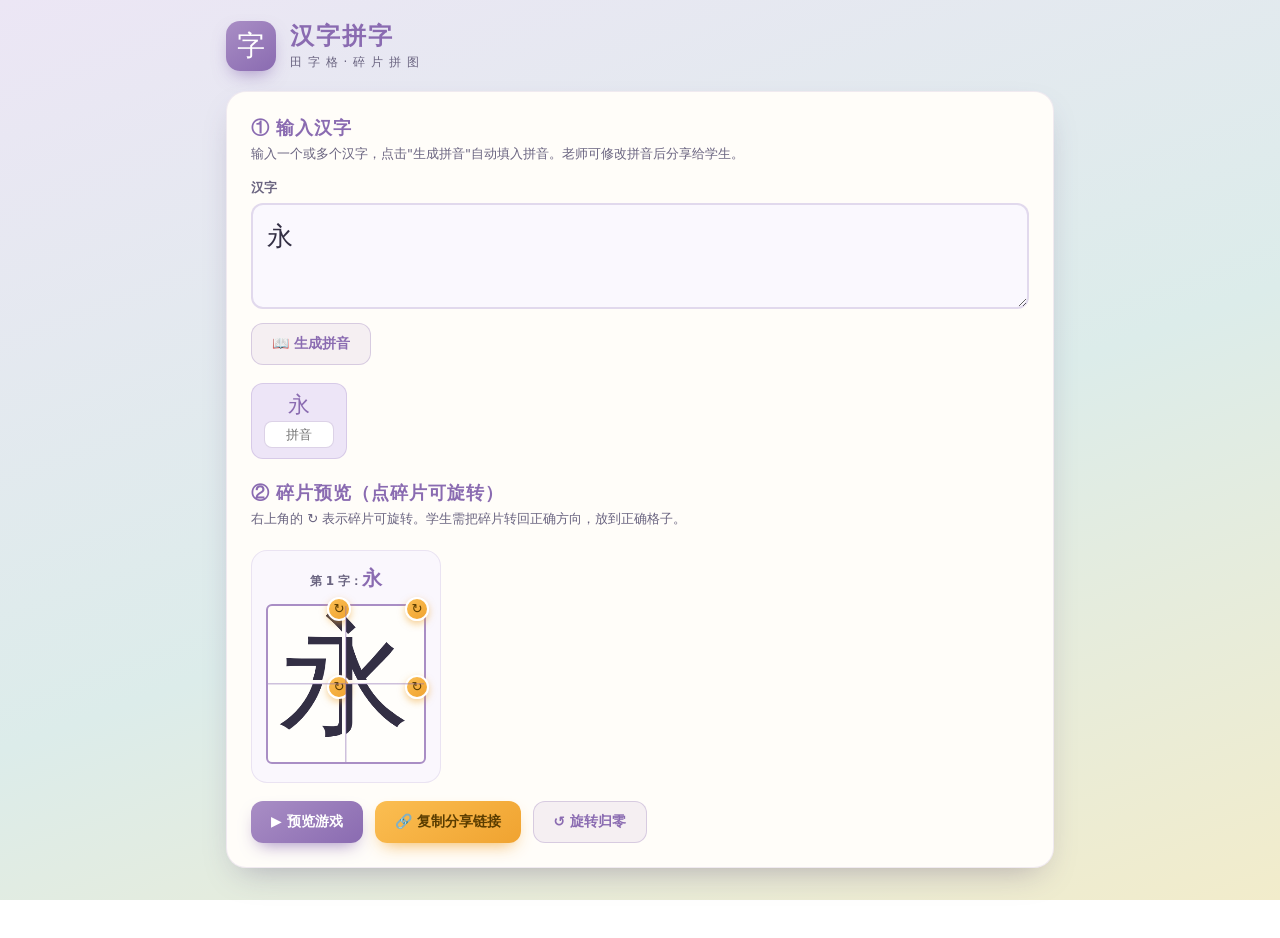
<file: hanzi-puzzle.html>
<!DOCTYPE html>
<html lang="zh-CN">
<head>
<meta charset="UTF-8">
<meta name="viewport" content="width=device-width, initial-scale=1.0, maximum-scale=1.0, user-scalable=no">
<title>汉字拼字 · 田字格拼图</title>
<style>
:root{
  --purple:#a98ec5;--purple-deep:#8a6bb1;--purple-light:#ede5f7;
  --amber:#fbbe52;--amber-deep:#f0a330;--amber-light:#fff4d4;
  --yellow:#f6e07f;--mint:#cfe7e3;--mint-deep:#8fc6bb;
  --ink:#332f44;--ink-soft:#6a6480;--ink-faint:#a9a3bb;
  --surface:#fffdf9;--surface-2:#f8f4fe;
  --line:rgba(138,107,177,.42);--line-faint:rgba(138,107,177,.22);
  --shadow:0 14px 34px -14px rgba(80,60,110,.4);
  --serif:"STKaiti","Kaiti SC","KaiTi","楷体","Songti SC","STSong","SimSun",serif;
  --sans:"PingFang SC","Hiragino Sans GB","Microsoft YaHei",system-ui,sans-serif;
}
*{box-sizing:border-box;-webkit-tap-highlight-color:transparent;}
html,body{margin:0;min-height:100%;}
body{font-family:var(--sans);color:var(--ink);
  background:linear-gradient(160deg,#ece6f5 0%,#dcecea 55%,#f2eccb 100%) fixed;
  min-height:100vh;overflow-x:hidden;}
.wrap{max-width:860px;margin:0 auto;padding:20px 16px 70px;}
.hide{display:none!important;}

/* header */
header{display:flex;align-items:center;gap:14px;margin-bottom:20px;animation:rise .5s ease both;}
.seal{width:50px;height:50px;flex:0 0 50px;border-radius:14px;
  background:linear-gradient(145deg,var(--purple),var(--purple-deep));
  display:grid;place-items:center;color:#fff;font-family:var(--serif);font-size:28px;
  box-shadow:0 8px 18px -6px rgba(138,107,177,.7);}
.titles h1{font-family:var(--serif);color:var(--purple-deep);margin:0;font-size:24px;letter-spacing:2px;}
.titles p{margin:2px 0 0;color:var(--ink-soft);font-size:12px;letter-spacing:1px;}
.back-btn{margin-left:auto;border:1.5px solid rgba(138,107,177,.3);background:rgba(169,142,197,.12);
  color:var(--purple-deep);font-family:var(--sans);font-size:13px;padding:8px 14px;
  border-radius:99px;cursor:pointer;transition:.2s;font-weight:700;}
.back-btn:hover{background:rgba(169,142,197,.22);}

/* panels */
.panel{background:var(--surface);border-radius:20px;padding:24px;box-shadow:var(--shadow);
  border:1px solid rgba(138,107,177,.13);animation:rise .5s .06s ease both;}
h2.sec{font-family:var(--serif);font-size:18px;margin:0 0 4px;color:var(--purple-deep);letter-spacing:1px;}
.hint{font-size:13px;color:var(--ink-soft);margin:0 0 14px;line-height:1.6;}
.field-label{font-size:13px;font-weight:700;color:var(--ink-soft);margin-bottom:6px;display:block;}

textarea#charInput{width:100%;min-height:60px;resize:vertical;border:2px solid rgba(138,107,177,.22);
  border-radius:12px;padding:12px 14px;font-family:var(--serif);font-size:26px;
  background:#faf8fe;color:var(--ink);outline:none;letter-spacing:6px;line-height:1.5;transition:.2s;}
textarea#charInput:focus{border-color:var(--purple);background:#fff;}

.btn{border:0;cursor:pointer;font-family:var(--sans);font-weight:700;font-size:14px;
  padding:11px 20px;border-radius:12px;transition:transform .12s,box-shadow .2s,background .2s;}
.btn:active{transform:translateY(1px);}
.btn-primary{background:linear-gradient(145deg,var(--purple),var(--purple-deep));color:#fff;
  box-shadow:0 8px 18px -8px rgba(138,107,177,.9);}
.btn-primary:hover{box-shadow:0 11px 24px -8px rgba(138,107,177,1);}
.btn-ghost{background:rgba(169,142,197,.12);color:var(--purple-deep);border:1.5px solid rgba(138,107,177,.28);}
.btn-ghost:hover{background:rgba(169,142,197,.2);}
.btn-amber{background:linear-gradient(145deg,var(--amber),var(--amber-deep));color:#5b3d00;
  box-shadow:0 8px 18px -8px rgba(240,163,48,.9);}
.btn-amber:hover{box-shadow:0 11px 24px -8px rgba(240,163,48,1);}
.btn-lg{padding:15px 36px;font-size:16px;border-radius:14px;}
.btn-row{display:flex;flex-wrap:wrap;gap:12px;margin-top:18px;}

/* ── pinyin editor ── */
.py-section{margin-top:18px;}
.py-grid{display:flex;flex-wrap:wrap;gap:10px;margin-top:10px;}
.py-cell{display:flex;flex-direction:column;align-items:center;gap:5px;
  background:var(--purple-light);border:1.5px solid rgba(138,107,177,.22);
  border-radius:12px;padding:10px 12px;min-width:68px;}
.py-char{font-family:var(--serif);font-size:22px;color:var(--purple-deep);line-height:1;}
.py-input{border:1.5px solid rgba(138,107,177,.3);border-radius:8px;background:#fff;
  color:var(--ink);font-size:13px;font-family:var(--sans);text-align:center;width:70px;
  padding:5px;outline:none;transition:.2s;}
.py-input:focus{border-color:var(--purple);}

/* ── teacher cards ── */
#cards{display:flex;flex-wrap:wrap;gap:16px;margin-top:20px;}
.card{background:#faf7fd;border:1px solid rgba(138,107,177,.14);border-radius:16px;
  padding:14px 14px 18px;text-align:center;animation:rise .4s ease both;}
.card .cap{font-size:12px;color:var(--ink-soft);margin-bottom:12px;font-weight:700;}
.card .cap b{font-family:var(--serif);font-size:20px;color:var(--purple-deep);}
.grid{--s:130px;width:calc(var(--s)*2);height:calc(var(--s)*2);position:relative;
  background:#fffefb;border:2.5px solid var(--purple);border-radius:6px;
  display:grid;grid-template-columns:1fr 1fr;grid-template-rows:1fr 1fr;}
.grid.small{--s:80px;}
.grid::before{content:"";position:absolute;inset:0;pointer-events:none;z-index:3;
  background-image:linear-gradient(var(--line),var(--line)),linear-gradient(var(--line),var(--line));
  background-size:100% 1.5px,1.5px 100%;background-position:center;background-repeat:no-repeat;}
.cell{position:relative;overflow:visible;}
.ttile{width:74px;height:74px;background:#fff;border:1px solid rgba(138,107,177,.22);
  border-radius:4px;position:relative;cursor:pointer;
  transition:transform .26s cubic-bezier(.34,1.56,.64,1);}
.cell>.ttile{position:absolute;inset:0;border-radius:0;border:0;background:transparent;}
.ttile canvas{width:100%;height:100%;display:block;}
.rotbadge{position:absolute;right:-9px;top:-9px;width:24px;height:24px;border-radius:50%;
  background:linear-gradient(145deg,var(--amber),var(--amber-deep));color:#5b3d00;font-size:13px;
  display:grid;place-items:center;z-index:6;box-shadow:0 3px 7px rgba(240,163,48,.5);
  border:2px solid #fff;}

/* ── lobby screen ── */
.lobby-header{text-align:center;margin-bottom:18px;}
.lobby-header h2{font-family:var(--serif);font-size:22px;color:var(--purple-deep);margin:0 0 4px;}
.lobby-header p{font-size:13px;color:var(--ink-soft);margin:0;}
.char-cards-grid{display:flex;flex-wrap:wrap;justify-content:center;gap:16px;margin:6px 0 24px;}
.char-card{
  display:flex;flex-direction:column;align-items:center;justify-content:center;gap:6px;
  width:120px;padding:16px 12px 14px;background:#fff;
  border:2px solid var(--amber);border-radius:16px;
  box-shadow:0 6px 18px -8px rgba(240,163,48,.4);cursor:pointer;
  transition:transform .2s,box-shadow .2s;user-select:none;
  position:relative;}
.char-card:hover{transform:translateY(-4px);box-shadow:0 12px 24px -8px rgba(240,163,48,.5);}
.char-card:active{transform:scale(.96);}
.char-card .cc-pinyin{font-size:15px;color:var(--purple-deep);font-weight:700;letter-spacing:1px;line-height:1;min-height:1em;}
.char-card .cc-char{font-family:var(--serif);font-size:52px;color:var(--ink);line-height:1;}
.char-card .cc-sound{font-size:18px;position:absolute;bottom:8px;right:10px;opacity:.5;}
.char-card.speaking{animation:pulse .4s ease;}
.lobby-start{display:flex;flex-direction:column;align-items:center;gap:10px;}

/* ── game ── */
.game-top{display:flex;justify-content:space-between;align-items:flex-start;gap:12px;margin-bottom:14px;flex-wrap:wrap;}
.progress{font-size:13px;color:var(--ink-soft);font-weight:700;padding-top:3px;}
.progress b{font-family:var(--serif);color:var(--purple-deep);font-size:20px;}
.timer-badge{font-size:13px;color:var(--ink-soft);font-weight:700;padding-top:3px;
  background:var(--purple-light);padding:5px 12px;border-radius:99px;letter-spacing:.5px;}
.timer-badge span{color:var(--purple-deep);}
.ref{display:flex;flex-direction:column;align-items:center;gap:4px;}
.ref .reftitle{font-size:11px;color:var(--ink-soft);font-weight:700;letter-spacing:.5px;text-transform:uppercase;}
.refbox{width:82px;height:82px;border:2.5px solid var(--amber);border-radius:10px;
  background:#fffdf3;display:grid;place-items:center;position:relative;}
.refbox::before{content:"";position:absolute;inset:0;pointer-events:none;
  background-image:linear-gradient(var(--line-faint),var(--line-faint)),linear-gradient(var(--line-faint),var(--line-faint));
  background-size:100% 1px,1px 100%;background-position:center;background-repeat:no-repeat;}
.refbox canvas{position:relative;z-index:2;}
.stage{display:flex;flex-direction:column;align-items:center;gap:8px;}
.play-instr{font-size:13px;color:var(--ink-soft);text-align:center;line-height:1.6;margin:4px 0 0;}
.play-instr span{color:var(--purple-deep);font-weight:700;}
.game-controls{display:flex;gap:10px;justify-content:center;flex-wrap:wrap;margin-top:16px;}

/* ── pieces / tray / drag ── */
.piece{position:relative;border-radius:4px;cursor:grab;touch-action:none;
  transition:transform .26s cubic-bezier(.34,1.56,.64,1),opacity .15s;will-change:transform;}
.piece canvas{display:block;width:100%;height:100%;pointer-events:none;border-radius:inherit;}
.cell>.piece{position:absolute;inset:0;z-index:5;border-radius:0;}
.cell.lit{outline:3px solid var(--mint-deep);outline-offset:-3px;}
.cell.hover-tgt{outline:3px solid var(--amber);outline-offset:-3px;}
.tray{display:flex;flex-wrap:wrap;gap:14px;justify-content:center;align-items:center;
  min-height:112px;padding:14px;margin-top:8px;border-radius:16px;
  background:rgba(143,198,187,.14);border:2px dashed rgba(138,107,177,.24);}
.tray .piece{width:92px;height:92px;background:#fff;border:1.5px solid rgba(138,107,177,.2);
  box-shadow:0 5px 14px -8px rgba(80,60,110,.35);}
.tray .piece::after{content:"";position:absolute;inset:0;pointer-events:none;border-radius:4px;
  background-image:linear-gradient(var(--line-faint),var(--line-faint)),linear-gradient(var(--line-faint),var(--line-faint));
  background-size:100% 1px,1px 100%;background-position:center;background-repeat:no-repeat;}
.tray .piece:hover{transform:translateY(-3px);}
.ghost{position:fixed;border-radius:4px;background:#fff;border:1.5px solid var(--purple);
  box-shadow:0 24px 48px -12px rgba(80,60,110,.5);pointer-events:none;z-index:9999;}
.ghost canvas{display:block;width:100%;height:100%;}
.ghost::after{content:"";position:absolute;inset:0;pointer-events:none;
  background-image:linear-gradient(var(--line-faint),var(--line-faint)),linear-gradient(var(--line-faint),var(--line-faint));
  background-size:100% 1px,1px 100%;background-position:center;background-repeat:no-repeat;}

/* ── win overlay ── */
.win{position:fixed;inset:0;z-index:200;display:none;place-items:center;
  background:rgba(60,48,90,.45);backdrop-filter:blur(3px);}
.win.show{display:grid;}
.win .box{background:var(--surface);border-radius:22px;padding:32px 36px;text-align:center;
  box-shadow:var(--shadow);border:2.5px solid var(--amber);
  animation:pop .38s cubic-bezier(.34,1.56,.64,1);max-width:88vw;}
.win .big{font-family:var(--serif);font-size:48px;color:var(--purple-deep);margin:0;}
.win p.msg{color:var(--ink-soft);margin:10px 0 16px;font-size:15px;}
.time-result{background:var(--amber-light);border-radius:12px;padding:14px 20px;margin:0 0 20px;
  display:none;}
.time-result.show{display:block;}
.time-result .tr-label{font-size:12px;color:var(--ink-soft);font-weight:700;margin-bottom:4px;text-transform:uppercase;letter-spacing:1px;}
.time-result .tr-value{font-size:36px;font-weight:700;color:var(--amber-deep);font-family:var(--sans);}

/* studio footer */
.studio-footer{text-align:center;font-size:10.5px;color:#b8b2c4;letter-spacing:2px;
  font-weight:700;margin-top:30px;padding-bottom:4px;}

.toast{position:fixed;left:50%;bottom:28px;transform:translateX(-50%) translateY(16px);
  background:var(--ink);color:#fff;padding:10px 20px;border-radius:999px;font-size:14px;
  opacity:0;transition:.3s;z-index:300;pointer-events:none;white-space:nowrap;}
.toast.show{opacity:1;transform:translateX(-50%) translateY(0);}
.empty-note{color:var(--ink-soft);font-size:14px;text-align:center;padding:24px;line-height:1.7;}
.confetti{position:fixed;top:-20px;width:10px;height:14px;z-index:250;pointer-events:none;border-radius:2px;}

@keyframes rise{from{opacity:0;transform:translateY(12px);}to{opacity:1;transform:none;}}
@keyframes pop{from{opacity:0;transform:scale(.82);}to{opacity:1;transform:scale(1);}}
@keyframes pulse{0%,100%{transform:scale(1);}50%{transform:scale(1.06);}}
@keyframes fall{to{transform:translateY(105vh) rotate(720deg);opacity:.15;}}
@media(max-width:540px){
  .grid{--s:min(40vw,140px);}
  .tray .piece{width:80px;height:80px;}
  .char-card{width:100px;}
  .char-card .cc-char{font-size:44px;}
}
</style>
</head>
<body>
<div class="wrap">
  <header>
    <div class="seal">字</div>
    <div class="titles">
      <h1>汉字拼字</h1>
      <p>田 字 格 · 碎 片 拼 图</p>
    </div>
    <button class="back-btn hide" id="btnBackCfg">← Back to setup</button>
  </header>

  <!-- ═══ TEACHER PANEL ═══ -->
  <section class="panel" id="teacherPanel">
    <h2 class="sec">① 输入汉字</h2>
    <p class="hint">输入一个或多个汉字，点击"生成拼音"自动填入拼音。老师可修改拼音后分享给学生。</p>
    <label class="field-label" for="charInput">汉字</label>
    <textarea id="charInput" spellcheck="false">永</textarea>
    <div class="btn-row" style="margin-top:10px;margin-bottom:0">
      <button class="btn btn-ghost" id="btnPinyin">📖 生成拼音</button>
    </div>
    <!-- pinyin editor -->
    <div class="py-section" id="pinyinSection">
      <div class="py-grid" id="pinyinGrid"></div>
    </div>

    <h2 class="sec" style="margin-top:22px">② 碎片预览（点碎片可旋转）</h2>
    <p class="hint">右上角的 ↻ 表示碎片可旋转。学生需把碎片转回正确方向，放到正确格子。</p>
    <div id="cards"></div>

    <div class="btn-row">
      <button class="btn btn-primary" id="btnPreview">▶ 预览游戏</button>
      <button class="btn btn-amber" id="btnCopy">🔗 复制分享链接</button>
      <button class="btn btn-ghost" id="btnReset">↺ 旋转归零</button>
    </div>
  </section>

  <!-- ═══ LOBBY ═══ -->
  <section class="panel hide" id="lobbyPanel">
    <div class="lobby-header">
      <h2>Today's Characters</h2>
      <p>Tap a card to hear the pronunciation</p>
    </div>
    <div class="char-cards-grid" id="charCardsGrid"></div>
    <div class="lobby-start">
      <button class="btn btn-amber btn-lg" id="btnStart">▶ &nbsp; Start Game</button>
    </div>
    <div class="studio-footer">TEACHER LIU'S CHINESE LEARNING STUDIO</div>
  </section>

  <!-- ═══ GAME ═══ -->
  <section class="panel hide" id="studentPanel">
    <div class="game-top">
      <div>
        <div class="progress">Character <b id="lvNow">1</b> / <span id="lvTotal">1</span></div>
        <div class="timer-badge" style="margin-top:6px">⏱ <span id="timerDisplay">0:00</span></div>
      </div>
      <div class="ref">
        <div class="reftitle">Build this ↓</div>
        <div class="refbox">
          <canvas id="refCanvas" width="160" height="160" style="width:68px;height:68px;"></canvas>
        </div>
      </div>
    </div>
    <div class="stage">
      <div class="grid" id="grid">
        <div class="cell" data-i="0"></div>
        <div class="cell" data-i="1"></div>
        <div class="cell" data-i="2"></div>
        <div class="cell" data-i="3"></div>
      </div>
      <p class="play-instr"><span>Drag</span> a piece into the grid &nbsp;·&nbsp; <span>Tap</span> a piece to rotate</p>
      <div class="tray" id="tray"></div>
    </div>
    <div class="game-controls">
      <button class="btn btn-ghost" id="btnRedo">↺ Restart</button>
    </div>
    <div class="studio-footer">TEACHER LIU'S CHINESE LEARNING STUDIO</div>
  </section>
</div>

<!-- win -->
<div class="win" id="winOverlay">
  <div class="box">
    <p class="big" id="winChar">字</p>
    <p class="msg" id="winMsg">You did it!</p>
    <div class="time-result" id="timeResult">
      <div class="tr-label">Total Time</div>
      <div class="tr-value" id="finalTime">0:00</div>
    </div>
    <div style="display:flex;gap:12px;justify-content:center;flex-wrap:wrap">
      <button class="btn btn-primary" id="btnNext">Next →</button>
      <button class="btn btn-ghost" id="btnAgain">Play again</button>
    </div>
  </div>
</div>
<div class="toast" id="toast"></div>

<script>
"use strict";
/* ━━━━━━━━━━━━━━━━━━━━━━━━━━━━━━━━━━━━━━━━━━━━━━━━━━━
   PINYIN DATABASE
   Replace or extend this with your Charadata.js entries.
   Format: { '字': 'pīnyīn', ... }
   ━━━━━━━━━━━━━━━━━━━━━━━━━━━━━━━━━━━━━━━━━━━━━━━━━━━ */
const PINYINDB = {
// ── Numbers & basic ──
'〇':'líng','一':'yī','二':'èr','三':'sān','四':'sì','五':'wǔ','六':'liù','七':'qī','八':'bā','九':'jiǔ',
'十':'shí','百':'bǎi','千':'qiān','万':'wàn','亿':'yì','零':'líng','第':'dì',
// ── Strokes 1-3 ──
'乙':'yǐ','丁':'dīng','乃':'nǎi','了':'le','刀':'dāo','力':'lì','又':'yòu','干':'gān',
'上':'shàng','下':'xià','丈':'zhàng','与':'yǔ','亿':'yì','个':'gè','女':'nǚ','小':'xiǎo',
'山':'shān','川':'chuān','口':'kǒu','土':'tǔ','工':'gōng','弓':'gōng','子':'zǐ','也':'yě',
'大':'dà','天':'tiān','元':'yuán','云':'yún','仁':'rén','内':'nèi','今':'jīn','父':'fù',
'月':'yuè','风':'fēng','木':'mù','水':'shuǐ','火':'huǒ','牛':'niú','王':'wáng','手':'shǒu',
'心':'xīn','以':'yǐ','目':'mù','毛':'máo','生':'shēng','白':'bái','母':'mǔ','年':'nián',
'文':'wén','方':'fāng','东':'dōng','石':'shí','左':'zuǒ','右':'yòu','见':'jiàn','光':'guāng',
// ── High-frequency function words ──
'的':'de','了':'le','着':'zhe','过':'guò','是':'shì','有':'yǒu','在':'zài','不':'bù',
'也':'yě','都':'dōu','很':'hěn','太':'tài','最':'zuì','更':'gèng','还':'hái','就':'jiù',
'只':'zhǐ','才':'cái','又':'yòu','已':'yǐ','将':'jiāng','让':'ràng','叫':'jiào','被':'bèi',
'和':'hé','与':'yǔ','或':'huò','而':'ér','但':'dàn','因':'yīn','所':'suǒ','如':'rú',
'虽':'suī','然':'rán','若':'ruò','即':'jí','则':'zé','使':'shǐ','连':'lián','及':'jí',
'这':'zhè','那':'nà','哪':'nǎ','谁':'shuí','为':'wèi','怎':'zěn','么':'me','几':'jǐ',
'什':'shén','每':'měi','某':'mǒu','任':'rèn','此':'cǐ','其':'qí','各':'gè','些':'xiē',
'呢':'ne','吗':'ma','吧':'ba','啊':'a','哦':'ō','哇':'wā','哎':'āi','咦':'yí',
// ── Pronouns ──
'我':'wǒ','你':'nǐ','他':'tā','她':'tā','它':'tā','们':'men','您':'nín','咱':'zán',
'自':'zì','别':'bié','人':'rén',
// ── Core verbs ──
'来':'lái','去':'qù','走':'zǒu','跑':'pǎo','跳':'tiào','坐':'zuò','站':'zhàn','躺':'tǎng',
'飞':'fēi','游':'yóu','骑':'qí','开':'kāi','关':'guān','回':'huí','到':'dào','从':'cóng',
'进':'jìn','出':'chū','上':'shàng','下':'xià','停':'tíng','推':'tuī','拉':'lā','拿':'ná',
'放':'fàng','抱':'bào','打':'dǎ','踢':'tī','扔':'rēng','抓':'zhuā','摸':'mō','指':'zhǐ',
'说':'shuō','问':'wèn','答':'dá','叫':'jiào','听':'tīng','看':'kàn','想':'xiǎng','知':'zhī',
'道':'dào','懂':'dǒng','明':'míng','学':'xué','习':'xí','教':'jiāo','读':'dú','写':'xiě',
'画':'huà','唱':'chàng','玩':'wán','笑':'xiào','哭':'kū','爱':'ài','喜':'xǐ','欢':'huān',
'怕':'pà','恨':'hèn','急':'jí','紧':'jǐn','帮':'bāng','助':'zhù','送':'sòng','借':'jiè',
'还':'huán','买':'mǎi','卖':'mài','取':'qǔ','存':'cún','带':'dài','用':'yòng','做':'zuò',
'吃':'chī','喝':'hē','睡':'shuì','洗':'xǐ','穿':'chuān','脱':'tuō','戴':'dài','换':'huàn',
'把':'bǎ','给':'gěi','找':'zhǎo','接':'jiē','打':'dǎ','发':'fā','收':'shōu','寄':'jì',
'注':'zhù','意':'yì','觉':'jué','得':'de','感':'gǎn','觉':'jué','认':'rèn','识':'shí',
'记':'jì','忘':'wàng','想':'xiǎng','起':'qǐ','以':'yǐ','为':'wèi','相':'xiāng','信':'xìn',
'告':'gào','诉':'sù','解':'jiě','释':'shì','说':'shuō','明':'míng','介':'jiè','绍':'shào',
'表':'biǎo','示':'shì','演':'yǎn','示':'shì','展':'zhǎn','示':'shì','表':'biǎo','现':'xiàn',
'参':'cān','加':'jiā','参':'cān','观':'guān','旅':'lǚ','游':'yóu','欣':'xīn','赏':'shǎng',
'创':'chuàng','造':'zào','设':'shè','计':'jì','建':'jiàn','改':'gǎi','革':'gé',
'保':'bǎo','护':'hù','珍':'zhēn','惜':'xī','节':'jié','约':'yuē','浪':'làng','费':'fèi',
'完':'wán','成':'chéng','开':'kāi','始':'shǐ','结':'jié','束':'shù','继':'jì','续':'xù',
'停':'tíng','止':'zhǐ','重':'chóng','复':'fù','改':'gǎi','变':'biàn','成':'chéng','长':'zhǎng',
'增':'zēng','加':'jiā','减':'jiǎn','扩':'kuò','大':'dà','缩':'suō','小':'xiǎo',
// ── Emotions ──
'高':'gāo','兴':'xìng','快':'kuài','乐':'lè','高':'gāo','兴':'xìng','难':'nán','过':'guò',
'气':'qì','愉':'yú','悲':'bēi','愁':'chóu','怒':'nù','哀':'āi','惧':'jù','烦':'fán',
'恼':'nǎo','担':'dān','忧':'yōu','惊':'jīng','讶':'yà','害':'hài','羞':'xiū',
'骄':'jiāo','傲':'ào','谦':'qiān','虚':'xū','勇':'yǒng','敢':'gǎn','怯':'qiè','懦':'nuò',
// ── Family ──
'爸':'bà','妈':'mā','哥':'gē','姐':'jiě','弟':'dì','妹':'mèi','爷':'yé','奶':'nǎi',
'叔':'shū','阿':'ā','舅':'jiù','姑':'gū','姨':'yí','伯':'bó','嫂':'sǎo','婶':'shěn',
'夫':'fū','妻':'qī','儿':'ér','女':'nǚ','孙':'sūn','祖':'zǔ','宗':'zōng','宝':'bǎo','贝':'bèi',
// ── People & professions ──
'朋':'péng','友':'yǒu','同':'tóng','师':'shī','医':'yī','警':'jǐng','察':'chá',
'司':'sī','机':'jī','员':'yuán','工':'gōng','农':'nóng','兵':'bīng','商':'shāng',
'艺':'yì','术':'shù','家':'jiā','科':'kē','学':'xué','家':'jiā',
// ── Time ──
'日':'rì','周':'zhōu','时':'shí','候':'hou','早':'zǎo','午':'wǔ','晚':'wǎn','夜':'yè',
'春':'chūn','夏':'xià','秋':'qiū','冬':'dōng','朝':'zhāo','暮':'mù','旦':'dàn','晨':'chén',
'昼':'zhòu','昏':'hūn','今':'jīn','明':'míng','昨':'zuó','前':'qián','后':'hòu',
'以':'yǐ','前':'qián','以':'yǐ','后':'hòu','现':'xiàn','在':'zài','马':'mǎ','上':'shàng',
'分':'fēn','秒':'miǎo','小':'xiǎo','时':'shí','半':'bàn','刻':'kè',
// ── Location & direction ──
'家':'jiā','里':'lǐ','外':'wài','边':'biān','地':'dì','方':'fāng','处':'chù',
'东':'dōng','西':'xī','南':'nán','北':'běi','中':'zhōng','旁':'páng','侧':'cè',
'附':'fù','近':'jìn','周':'zhōu','围':'wéi','角':'jiǎo','前':'qián','后':'hòu',
'左':'zuǒ','右':'yòu','上':'shàng','下':'xià','远':'yuǎn','近':'jìn','内':'nèi',
// ── Nature ──
'花':'huā','草':'cǎo','树':'shù','叶':'yè','根':'gēn','枝':'zhī','果':'guǒ','种':'zhǒng',
'河':'hé','海':'hǎi','湖':'hú','山':'shān','雨':'yǔ','雪':'xuě','风':'fēng','云':'yún',
'太':'tài','阳':'yáng','星':'xīng','雷':'léi','闪':'shǎn','电':'diàn','彩':'cǎi','虹':'hóng',
'泥':'ní','沙':'shā','土':'tǔ','石':'shí','岩':'yán','水':'shuǐ','冰':'bīng','雾':'wù',
'春':'chūn','风':'fēng','秋':'qiū','雨':'yǔ','桃':'táo','花':'huā','梅':'méi','竹':'zhú',
'松':'sōng','柳':'liǔ','杨':'yáng','桂':'guì','荷':'hé','菊':'jú','兰':'lán','牡':'mǔ','丹':'dān',
// ── Animals ──
'猫':'māo','狗':'gǒu','鸟':'niǎo','鱼':'yú','马':'mǎ','牛':'niú','羊':'yáng','猪':'zhū',
'鸡':'jī','鸭':'yā','鹅':'é','兔':'tù','龙':'lóng','虎':'hǔ','鼠':'shǔ','蛇':'shé',
'猴':'hóu','鹿':'lù','象':'xiàng','狮':'shī','熊':'xióng','狼':'láng','狐':'hú','狸':'lí',
'蝴':'hú','蝶':'dié','蜜':'mì','蜂':'fēng','蚂':'mǎ','蚁':'yǐ','蜻':'qīng','蜓':'tíng',
'螃':'páng','蟹':'xiè','虾':'xiā','乌':'wū','龟':'guī','蜗':'wō','鹦':'yīng','鹉':'wǔ',
'熊':'xióng','猫':'māo','大':'dà','熊':'xióng','猫':'māo',
// ── Food & drink ──
'饭':'fàn','菜':'cài','肉':'ròu','蛋':'dàn','面':'miàn','包':'bāo','米':'mǐ',
'糖':'táng','盐':'yán','茶':'chá','奶':'nǎi','酒':'jiǔ','汁':'zhī','汤':'tāng','粥':'zhōu',
'苹':'píng','香':'xiāng','蕉':'jiāo','瓜':'guā','桃':'táo','梨':'lí','橘':'jú','橙':'chéng',
'葡':'pú','萄':'tao','荔':'lì','椒':'jiāo','茄':'qié','番':'fān','葱':'cōng','蒜':'suàn',
'豆':'dòu','腐':'fǔ','饺':'jiǎo','馒':'mán','粽':'zòng','月':'yuè','饼':'bǐng',
'火':'huǒ','锅':'guō','烤':'kǎo','鸭':'yā','红':'hóng','烧':'shāo','白':'bái',
'味':'wèi','道':'dào','香':'xiāng','脆':'cuì','嫩':'nèn','滑':'huá',
// ── Clothing ──
'衣':'yī','服':'fú','裤':'kù','裙':'qún','鞋':'xié','袜':'wà','帽':'mào','围':'wéi',
'巾':'jīn','套':'tào','背':'bèi','夹':'jiā','克':'kè','毛':'máo','衫':'shān','短':'duǎn',
// ── Home & furniture ──
'房':'fáng','门':'mén','窗':'chuāng','桌':'zhuō','椅':'yǐ','床':'chuáng','沙':'shā',
'厨':'chú','浴':'yù','客':'kè','厅':'tīng','走':'zǒu','廊':'láng','楼':'lóu',
'灯':'dēng','锅':'guō','碗':'wǎn','筷':'kuài','勺':'sháo','刀':'dāo','叉':'chā',
// ── School & learning ──
'校':'xiào','室':'shì','黑':'hēi','板':'bǎn','笔':'bǐ','本':'běn','词':'cí',
'句':'jù','语':'yǔ','言':'yán','话':'huà','书':'shū','字':'zì','课':'kè','作':'zuò',
'业':'yè','考':'kǎo','试':'shì','题':'tí','答':'dá','对':'duì','错':'cuò','分':'fēn',
'加':'jiā','减':'jiǎn','乘':'chéng','除':'chú','等':'děng','数':'shù','学':'xué',
'语':'yǔ','文':'wén','英':'yīng','数':'shù','理':'lǐ','化':'huà','史':'shǐ','地':'dì',
'体':'tǐ','育':'yù','音':'yīn','乐':'lè','美':'měi','术':'shù',
// ── City & transport ──
'城':'chéng','市':'shì','村':'cūn','路':'lù','街':'jiē','店':'diàn','园':'yuán',
'公':'gōng','桥':'qiáo','广':'guǎng','场':'chǎng','站':'zhàn','港':'gǎng','银':'yín',
'行':'háng','医':'yī','院':'yuàn','公':'gōng','园':'yuán','博':'bó','物':'wù','馆':'guǎn',
'车':'chē','船':'chuán','机':'jī','票':'piào','地':'dì','铁':'tiě','公':'gōng','共':'gòng',
// ── Colors ──
'红':'hóng','黄':'huáng','蓝':'lán','绿':'lǜ','紫':'zǐ','粉':'fěn','灰':'huī',
'棕':'zōng','青':'qīng','金':'jīn','银':'yín','橙':'chéng','米':'mǐ','色':'sè',
// ── Body ──
'头':'tóu','发':'fà','脸':'liǎn','眼':'yǎn','鼻':'bí','耳':'ěr','牙':'yá','嘴':'zuǐ',
'舌':'shé','颈':'jǐng','肩':'jiān','臂':'bì','胸':'xiōng','腹':'fù','腰':'yāo',
'腿':'tuǐ','脚':'jiǎo','趾':'zhǐ','膝':'xī','踝':'huái','肘':'zhǒu','腕':'wàn',
'掌':'zhǎng','指':'zhǐ','皮':'pí','肤':'fū','骨':'gǔ','血':'xuè','脑':'nǎo',
// ── Adjectives ──
'大':'dà','小':'xiǎo','多':'duō','少':'shǎo','高':'gāo','低':'dī','长':'cháng','短':'duǎn',
'宽':'kuān','窄':'zhǎi','胖':'pàng','瘦':'shòu','新':'xīn','旧':'jiù','远':'yuǎn','近':'jìn',
'热':'rè','冷':'lěng','轻':'qīng','重':'zhòng','硬':'yìng','软':'ruǎn','亮':'liàng','暗':'àn',
'干':'gān','净':'jìng','脏':'zāng','美':'měi','丑':'chǒu','香':'xiāng','臭':'chòu',
'甜':'tián','苦':'kǔ','辣':'là','酸':'suān','咸':'xián','淡':'dàn','饱':'bǎo','饿':'è',
'渴':'kě','困':'kùn','聪':'cōng','笨':'bèn','勤':'qín','懒':'lǎn','善':'shàn','良':'liáng',
'诚':'chéng','实':'shí','慧':'huì','福':'fú','幸':'xìng','真':'zhēn','假':'jiǎ',
'正':'zhèng','确':'què','快':'kuài','慢':'màn','忙':'máng','闲':'xián','安':'ān','静':'jìng',
'热':'rè','闹':'nào','严':'yán','格':'gé','温':'wēn','柔':'róu','粗':'cū','细':'xì',
'平':'píng','稳':'wěn','危':'wēi','险':'xiǎn','安':'ān','全':'quán','重':'zhòng','要':'yào',
// ── Culture & Chinese ──
'中':'zhōng','华':'huá','民':'mín','族':'zú','汉':'hàn','拼':'pīn','音':'yīn',
'声':'shēng','调':'diào','韵':'yùn','国':'guó','历':'lì','传':'chuán','统':'tǒng',
'文':'wén','化':'huà','节':'jié','庆':'qìng','春':'chūn','元':'yuán','宵':'xiāo',
'清':'qīng','端':'duān','中':'zhōng','秋':'qiū','重':'chóng','阳':'yáng','国':'guó',
// ── Extras for calligraphy / common lesson ──
'永':'yǒng','心':'xīn','力':'lì','木':'mù','本':'běn','末':'mò','米':'mǐ','目':'mù',
'日':'rì','月':'yuè','火':'huǒ','山':'shān','门':'mén','口':'kǒu','田':'tián',
'电':'diàn','问':'wèn','回':'huí','国':'guó','图':'tú','区':'qū','品':'pǐn',
'名':'míng','字':'zì','时':'shí','间':'jiān','地':'dì','点':'diǎn','次':'cì',
'位':'wèi','种':'zhǒng','样':'yàng','件':'jiàn','张':'zhāng','块':'kuài','条':'tiáo',
'根':'gēn','支':'zhī','粒':'lì','颗':'kē','只':'zhī','匹':'pǐ','棵':'kē','座':'zuò',
'层':'céng','栋':'dòng','间':'jiān','片':'piàn','批':'pī','帮':'bāng','群':'qún',
'代':'dài','际':'jì','世':'shì','界':'jiè','全':'quán','球':'qiú','地':'dì',
'社':'shè','会':'huì','家':'jiā','国':'guó','人':'rén','民':'mín','政':'zhèng','府':'fǔ',
'法':'fǎ','律':'lǜ','规':'guī','则':'zé','道':'dào','德':'dé','礼':'lǐ','义':'yì',
};

/* ━━━━━━━━━━━━━━━━━━━━━━━━━━━━━━━━━━━━━━━━━━━━━━━━━━━
   CHARADATA.JS INTEGRATION
   Put Charadata.js in the same folder as this HTML file.
   It is loaded automatically at startup. Students opening
   a shared link do NOT need the file — pinyins are already
   embedded in the URL.
   ━━━━━━━━━━━━━━━━━━━━━━━━━━━━━━━━━━━━━━━━━━━━━━━━━━━ */
let _extPY = null;          // populated from Charadata.js if found
let _extPYLoaded = false;   // whether external file was found

async function loadCharadata(){
  try {
    // Dynamic import works when both files are in the same folder.
    // On file:// this works in Chrome/Edge/Safari; on a server it always works.
    const mod = await import('./Charadata.js');
    if (mod.charData && Array.isArray(mod.charData)){
      _extPY = {};
      mod.charData.forEach(item => {
        if(item.char && item.pinyin) _extPY[item.char] = item.pinyin;
      });
      _extPYLoaded = true;
      console.log('[汉字拼字] Charadata.js loaded —', Object.keys(_extPY).length, 'entries');
    }
  } catch(e){
    // File not found or not accessible — silently fall back to built-in PINYINDB
    console.log('[汉字拼字] Charadata.js not found, using built-in dictionary.');
  }
}

// Look up pinyin: external data first, then built-in PINYINDB
function lookupPY(ch){
  if(_extPY && _extPY[ch]) return _extPY[ch];
  return PINYINDB[ch] || '';
}

/* ━━ canvas helpers ━━ */
const FONT='"STKaiti","Kaiti SC","KaiTi","楷体","Songti SC","STSong","SimSun",serif';
const RES=320,TILE=160;
const $=id=>document.getElementById(id);

function drawChar(ctx,ch,size){
  ctx.save();ctx.fillStyle="#332f44";ctx.textAlign="center";ctx.textBaseline="middle";
  ctx.font=(size*0.86)+"px "+FONT;ctx.fillText(ch,size/2,size/2+size*0.02);ctx.restore();
}
function makeQuadrant(ch,q){
  const c=document.createElement("canvas");c.width=c.height=TILE;
  const ctx=c.getContext("2d"),qx=q%2,qy=(q/2)|0;
  ctx.save();ctx.translate(-qx*TILE,-qy*TILE);drawChar(ctx,ch,2*TILE);ctx.restore();return c;
}
function paintFull(canvas,ch){
  const ctx=canvas.getContext("2d");ctx.clearRect(0,0,canvas.width,canvas.height);
  ctx.save();ctx.scale(canvas.width/RES,canvas.height/RES);drawChar(ctx,ch,RES);ctx.restore();
}

/* ━━ state ━━ */
const state={chars:[],rots:[],pinyins:[]};
let fromLink=false;

function parseChars(str){return Array.from(str).filter(c=>c.trim().length>0);}

/* ━━ pinyin ━━ */
function generatePinyin(){
  if(state.chars.length===0){toast("请先输入汉字");return;}
  state.pinyins=state.chars.map(ch=>PINYINDB[ch]||"");
  renderPinyinGrid();
  const missing=state.chars.filter(ch=>!lookupPY(ch));
  if(missing.length) toast("未找到 "+missing.join("")+" 的拼音，请手动填写");
  else toast(_extPYLoaded ? "拼音生成完毕（来自 Charadata.js）" : "拼音生成完毕（内置词库）");
}
function renderPinyinGrid(){
  const g=$("pinyinGrid");g.innerHTML="";
  state.chars.forEach((ch,i)=>{
    const cell=document.createElement("div");cell.className="py-cell";
    const charDiv=document.createElement("div");charDiv.className="py-char";charDiv.textContent=ch;
    const inp=document.createElement("input");inp.className="py-input";inp.type="text";
    inp.placeholder="拼音";inp.value=state.pinyins[i]||"";
    inp.addEventListener("input",e=>{state.pinyins[i]=e.target.value.trim();});
    cell.appendChild(charDiv);cell.appendChild(inp);g.appendChild(cell);
  });
}
function ensurePinyinsLength(){
  while(state.pinyins.length<state.chars.length) state.pinyins.push("");
  state.pinyins.length=state.chars.length;
}

/* ━━ teacher cards ━━ */
function rebuildFromInput(){
  const nc=parseChars($("charInput").value);
  const oc=state.chars,or=state.rots,op=state.pinyins;
  state.rots=nc.map((ch,i)=>(oc[i]===ch&&or[i])?or[i].slice():[0,0,0,0]);
  state.pinyins=nc.map((ch,i)=>(oc[i]===ch&&op[i]!==undefined)?op[i]:"");
  state.chars=nc;
  renderCards();renderPinyinGrid();
}
function renderCards(){
  const host=$("cards");host.innerHTML="";
  if(state.chars.length===0){host.innerHTML='<div class="empty-note">请在上方输入汉字，这里会显示切分预览 ↑</div>';return;}
  state.chars.forEach((ch,ci)=>{
    const card=document.createElement("div");card.className="card";
    card.style.animationDelay=(ci*0.05)+"s";
    card.innerHTML=`<div class="cap">第 ${ci+1} 字：<b>${ch}</b></div>`;
    const grid=document.createElement("div");grid.className="grid small";
    for(let q=0;q<4;q++){
      const cell=document.createElement("div");cell.className="cell";
      const tile=document.createElement("div");tile.className="ttile";
      const cv=document.createElement("canvas");cv.width=cv.height=TILE;
      cv.getContext("2d").drawImage(makeQuadrant(ch,q),0,0);tile.appendChild(cv);
      const badge=document.createElement("div");badge.className="rotbadge";badge.textContent="↻";tile.appendChild(badge);
      const apply=()=>{tile.style.transform=`rotate(${state.rots[ci][q]*90}deg)`;};
      apply();tile.addEventListener("click",()=>{state.rots[ci][q]=(state.rots[ci][q]+1)%4;apply();});
      cell.appendChild(tile);grid.appendChild(cell);
    }
    card.appendChild(grid);host.appendChild(card);
  });
}

/* ━━ link ━━ */
function b64enc(s){const b=new TextEncoder().encode(s);let x="";b.forEach(c=>x+=String.fromCharCode(c));
  return btoa(x).replace(/\+/g,"-").replace(/\//g,"_").replace(/=+$/,"");}
function b64dec(s){s=s.replace(/-/g,"+").replace(/_/g,"/");const bin=atob(s);
  return new TextDecoder().decode(Uint8Array.from(bin,c=>c.charCodeAt(0)));}
function buildLink(){
  ensurePinyinsLength();
  return location.href.split("#")[0]+"#g="+b64enc(JSON.stringify({v:2,c:state.chars,r:state.rots,p:state.pinyins}));
}
function loadFromHash(){
  const m=location.hash.match(/g=([^&]+)/);if(!m)return false;
  try{const d=JSON.parse(b64dec(m[1]));
    if(!Array.isArray(d.c)||d.c.length===0)return false;
    state.chars=d.c;
    state.rots=(d.r&&d.r.length===d.c.length)?d.r:d.c.map(()=>[0,0,0,0]);
    state.pinyins=(d.p&&d.p.length===d.c.length)?d.p:d.c.map(()=>"");
    return true;
  }catch(e){return false;}
}

/* ━━ speech ━━ */
function speak(ch){
  if(!window.speechSynthesis)return;
  speechSynthesis.cancel();
  const u=new SpeechSynthesisUtterance(ch);
  u.lang="zh-CN";u.rate=0.85;speechSynthesis.speak(u);
}

/* ━━ lobby ━━ */
function showLobby(){
  ensurePinyinsLength();
  $("teacherPanel").classList.add("hide");
  $("studentPanel").classList.add("hide");
  $("lobbyPanel").classList.remove("hide");
  if(!fromLink)$("btnBackCfg").classList.remove("hide");
  const grid=$("charCardsGrid");grid.innerHTML="";
  state.chars.forEach((ch,i)=>{
    const card=document.createElement("div");card.className="char-card";
    const py=state.pinyins[i]||"";
    card.innerHTML=`<div class="cc-pinyin">${py||"&nbsp;"}</div>
      <div class="cc-char">${ch}</div>
      <div class="cc-sound">🔊</div>`;
    card.addEventListener("click",()=>{
      speak(ch);card.classList.remove("speaking");
      void card.offsetWidth;card.classList.add("speaking");
    });
    grid.appendChild(card);
  });
}

/* ━━ timer ━━ */
const timer={start:0,interval:null,elapsed:0};
function startTimer(){
  timer.start=Date.now();timer.elapsed=0;
  clearInterval(timer.interval);
  timer.interval=setInterval(()=>{
    timer.elapsed=Math.floor((Date.now()-timer.start)/1000);
    $("timerDisplay").textContent=fmtTime(timer.elapsed);
  },1000);
}
function stopTimer(){
  clearInterval(timer.interval);timer.interval=null;
  timer.elapsed=Math.floor((Date.now()-timer.start)/1000);
  return timer.elapsed;
}
function fmtTime(s){return Math.floor(s/60)+":"+String(s%60).padStart(2,"0");}

/* ━━ game ━━ */
const game={level:0,pieces:[],cellEls:[],solved:false};

function startGame(){
  cancelDrag();
  $("lobbyPanel").classList.add("hide");
  $("studentPanel").classList.remove("hide");
  $("lvTotal").textContent=state.chars.length;
  game.cellEls=Array.from($("grid").querySelectorAll(".cell"));
  startTimer();
  loadLevel(0);
}
function loadLevel(i){
  cancelDrag();
  game.level=i;game.solved=false;
  const ch=state.chars[i];
  $("lvNow").textContent=i+1;
  paintFull($("refCanvas"),ch);
  game.cellEls.forEach(c=>c.querySelectorAll(".piece").forEach(p=>p.remove()));
  $("tray").innerHTML="";game.pieces=[];
  shuffle([0,1,2,3]).forEach(q=>{
    const p=makePiece(ch,q,(state.rots[i]||[])[q]||0);
    game.pieces.push(p);$("tray").appendChild(p.el);
  });
}
function makePiece(ch,quadrant,startRot){
  const el=document.createElement("div");el.className="piece";
  const cv=document.createElement("canvas");cv.width=cv.height=TILE;
  cv.getContext("2d").drawImage(makeQuadrant(ch,quadrant),0,0);
  el.appendChild(cv);
  const piece={el,quadrant,rot:startRot,container:"tray"};
  el.__piece=piece;applyRot(piece);
  el.addEventListener("pointerdown",e=>onPointerDown(e,piece));
  return piece;
}
function applyRot(p){p.el.style.transform=`rotate(${p.rot*90}deg)`;}
function placeIn(piece,containerEl){
  piece.el.style.opacity="";containerEl.appendChild(piece.el);
  piece.container=containerEl.classList.contains("tray")?"tray":+containerEl.dataset.i;
  applyRot(piece);
}

/* ━━ DRAG (ghost pattern — real piece never displaced) ━━ */
let drag=null;
function onPointerDown(e,piece){
  if(game.solved||drag)return;e.preventDefault();
  const r=piece.el.getBoundingClientRect();
  drag={piece,pointerId:e.pointerId,startX:e.clientX,startY:e.clientY,
        ox:e.clientX-r.left,oy:e.clientY-r.top,w:r.width,h:r.height,
        from:piece.el.parentElement,rot:piece.rot,moved:false,ghost:null};
  try{piece.el.setPointerCapture(e.pointerId);}catch(_){}
  window.addEventListener("pointermove",onMove);
  window.addEventListener("pointerup",onUp);
  window.addEventListener("pointercancel",onUp);
}
function onMove(e){
  if(!drag||e.pointerId!==drag.pointerId)return;
  const dx=e.clientX-drag.startX,dy=e.clientY-drag.startY;
  if(!drag.moved&&Math.hypot(dx,dy)>7){
    drag.moved=true;
    const g=document.createElement("div");g.className="ghost";
    const gc=document.createElement("canvas");gc.width=gc.height=TILE;
    gc.getContext("2d").drawImage(drag.piece.el.querySelector("canvas"),0,0);
    g.appendChild(gc);g.style.width=drag.w+"px";g.style.height=drag.h+"px";
    g.style.transform=`rotate(${drag.rot*90}deg)`;
    document.body.appendChild(g);drag.ghost=g;
    drag.piece.el.style.opacity="0.25";
  }
  if(drag.moved){
    drag.ghost.style.left=(e.clientX-drag.ox)+"px";
    drag.ghost.style.top=(e.clientY-drag.oy)+"px";
    hlTarget(e.clientX,e.clientY);
  }
}
function onUp(e){
  if(!drag||e.pointerId!==drag.pointerId)return;
  window.removeEventListener("pointermove",onMove);
  window.removeEventListener("pointerup",onUp);
  window.removeEventListener("pointercancel",onUp);
  const d=drag;drag=null;
  clearHL();
  try{d.piece.el.releasePointerCapture(d.pointerId);}catch(_){}
  if(!d.moved){d.piece.rot=(d.piece.rot+1)%4;applyRot(d.piece);checkWin();return;}
  if(d.ghost)d.ghost.remove();d.piece.el.style.opacity="";
  const tgt=document.elementFromPoint(e.clientX,e.clientY);
  const cellEl=tgt&&tgt.closest(".cell[data-i]");
  const trayEl=tgt&&tgt.closest(".tray");
  if(cellEl&&game.cellEls.includes(cellEl)){
    const occ=cellEl.querySelector(".piece");
    if(occ&&occ!==d.piece.el)placeIn(occ.__piece,d.from);
    placeIn(d.piece,cellEl);
  }else if(trayEl){placeIn(d.piece,$("tray"));}
  else{placeIn(d.piece,d.from);}
  checkWin();
}
function cancelDrag(){
  if(!drag)return;
  window.removeEventListener("pointermove",onMove);
  window.removeEventListener("pointerup",onUp);
  window.removeEventListener("pointercancel",onUp);
  if(drag.ghost)drag.ghost.remove();
  if(drag.piece)drag.piece.el.style.opacity="";
  clearHL();drag=null;
}
function hlTarget(x,y){clearHL();const t=document.elementFromPoint(x,y);
  const c=t&&t.closest(".cell[data-i]");if(c&&game.cellEls.includes(c))c.classList.add("hover-tgt");}
function clearHL(){game.cellEls.forEach(c=>c.classList.remove("hover-tgt"));}

/* ━━ win ━━ */
function checkWin(){
  if(game.solved)return;
  const ok=game.pieces.every(p=>typeof p.container==="number"&&p.container===p.quadrant&&((p.rot%4)+4)%4===0);
  if(ok)onSolved();
}
function onSolved(){
  game.solved=true;
  game.cellEls.forEach(c=>c.classList.add("lit"));
  setTimeout(()=>{
    game.cellEls.forEach(c=>c.classList.remove("lit"));
    const last=game.level>=state.chars.length-1;
    $("winChar").textContent=state.chars[game.level];
    if(last){
      const secs=stopTimer();
      $("winMsg").textContent="All done — great job! 🎉";
      $("finalTime").textContent=fmtTime(secs);
      $("timeResult").classList.add("show");
      $("btnNext").style.display="none";
      $("btnAgain").textContent="Play again";
    }else{
      $("winMsg").textContent="You did it!";
      $("timeResult").classList.remove("show");
      $("btnNext").style.display="";
      $("btnAgain").textContent="Redo this one";
    }
    $("winOverlay").classList.add("show");
    if(last)confettiBurst();
  },480);
}

/* ━━ confetti ━━ */
function confettiBurst(){
  const cols=["#a98ec5","#fbbe52","#f6e07f","#8fc6bb","#f0a330"];
  for(let i=0;i<48;i++){
    const c=document.createElement("div");c.className="confetti";
    c.style.cssText=`left:${Math.random()*100}vw;background:${cols[i%cols.length]};`+
      `animation:fall ${1+Math.random()*1.4}s linear ${Math.random()*.35}s forwards;`+
      `transform:rotate(${Math.random()*360}deg);`;
    document.body.appendChild(c);setTimeout(()=>c.remove(),2800);
  }
}

/* ━━ utils ━━ */
function shuffle(a){const b=a.slice();for(let i=b.length-1;i>0;i--){const j=(Math.random()*(i+1))|0;[b[i],b[j]]=[b[j],b[i]];}return b;}
let toastT;
function toast(msg){const t=$("toast");t.textContent=msg;t.classList.add("show");clearTimeout(toastT);toastT=setTimeout(()=>t.classList.remove("show"),2200);}

/* ━━ events ━━ */
$("charInput").addEventListener("input",rebuildFromInput);
$("btnPinyin").addEventListener("click",generatePinyin);
$("btnReset").addEventListener("click",()=>{state.rots=state.chars.map(()=>[0,0,0,0]);renderCards();toast("旋转已全部归零");});
$("btnPreview").addEventListener("click",()=>{
  if(state.chars.length===0){toast("请先输入至少一个汉字");return;}
  ensurePinyinsLength();showLobby();
});
$("btnCopy").addEventListener("click",async()=>{
  if(state.chars.length===0){toast("请先输入汉字再生成链接");return;}
  ensurePinyinsLength();const link=buildLink();
  try{await navigator.clipboard.writeText(link);toast("链接已复制，发给学生吧！");}
  catch(_){prompt("复制这段链接发给学生：",link);}
});
$("btnBackCfg").addEventListener("click",()=>{
  cancelDrag();clearInterval(timer.interval);
  $("lobbyPanel").classList.add("hide");
  $("studentPanel").classList.add("hide");
  $("teacherPanel").classList.remove("hide");
  $("btnBackCfg").classList.add("hide");
  $("charInput").value=state.chars.join(" ");
  renderCards();renderPinyinGrid();
});
$("btnStart").addEventListener("click",startGame);
$("btnRedo").addEventListener("click",()=>{game.solved=false;loadLevel(game.level);});
$("btnNext").addEventListener("click",()=>{$("winOverlay").classList.remove("show");game.solved=false;loadLevel(game.level+1);});
$("btnAgain").addEventListener("click",()=>{
  $("winOverlay").classList.remove("show");game.solved=false;
  const restart=game.level>=state.chars.length-1;
  if(restart){clearInterval(timer.interval);showLobby();}
  else{loadLevel(game.level);}
});

/* ━━ init ━━ */
function init(){
  if(loadFromHash()){
    fromLink=true;$("charInput").value=state.chars.join(" ");
    renderCards();renderPinyinGrid();showLobby();
  }else{rebuildFromInput();}
}
let _b=false;
async function boot(){
  if(_b)return;_b=true;
  await loadCharadata();   // load Charadata.js before init (graceful if missing)
  init();
}
if(document.fonts&&document.fonts.ready){document.fonts.ready.then(boot);setTimeout(boot,350);}
else{boot();}
</script>
</body>
</html>
</file>
<file: platform/platform-ui.css>
/* Teacher Liu Platform UI v1.0.0 */
.platform-builder-grid {
  display: grid;
  grid-template-columns: repeat(2, minmax(0, 1fr));
  gap: 14px;
}
.platform-field {
  display: flex;
  flex-direction: column;
  gap: 7px;
  min-width: 0;
}
.platform-field.platform-span-2 { grid-column: 1 / -1; }
.platform-label {
  font-weight: 900;
  color: var(--text-dark, #2c3e50);
  font-size: 1rem;
}
.platform-label-note {
  color: var(--text-medium, #7f8c8d);
  font-size: .84rem;
  font-weight: 700;
}
.platform-input,
.platform-select,
.platform-textarea {
  width: 100%;
  box-sizing: border-box;
  border: 2px solid var(--border-color, #d6e4f0);
  border-radius: 12px;
  background: #fff;
  color: var(--text-dark, #2c3e50);
  padding: 12px 14px;
  font: inherit;
  outline: none;
  transition: border-color .18s ease, box-shadow .18s ease;
}
.platform-textarea { min-height: 132px; resize: vertical; line-height: 1.55; }
.platform-input:focus,
.platform-select:focus,
.platform-textarea:focus {
  border-color: var(--primary-color, #4a90e2);
  box-shadow: 0 0 0 3px rgba(74,144,226,.12);
}
.platform-help {
  color: var(--text-medium, #7f8c8d);
  font-size: .88rem;
  line-height: 1.5;
}
.platform-list-status {
  margin-top: 8px;
  min-height: 22px;
  font-size: .9rem;
  font-weight: 800;
}
.platform-list-status.ok { color: #15803d; }
.platform-list-status.error { color: #b91c1c; }
.platform-task-info,
.platform-student-gate {
  margin-top: 18px;
  border-radius: 22px;
  border: 2px solid rgba(74,144,226,.18);
  background: rgba(255,255,255,.9);
  padding: 18px;
  text-align: left;
}
.platform-task-info-grid {
  display: grid;
  grid-template-columns: repeat(2, minmax(0, 1fr));
  gap: 10px 18px;
}
.platform-task-info-row {
  color: #334155;
  font-weight: 700;
  line-height: 1.45;
  overflow-wrap: anywhere;
}
.platform-task-info-row strong { color: #0f172a; }
.platform-status-pill {
  display: inline-flex;
  align-items: center;
  border-radius: 999px;
  padding: 4px 10px;
  font-weight: 900;
  font-size: .86rem;
}
.platform-status-pill.active { background: #dcfce7; color: #166534; }
.platform-status-pill.closed,
.platform-status-pill.expired { background: #fee2e2; color: #991b1b; }
.platform-student-gate h3 { margin: 0 0 6px; color: #0f172a; }
.platform-student-gate p { margin: 0 0 14px; color: #64748b; font-weight: 700; }
.platform-student-grid {
  display: grid;
  grid-template-columns: repeat(2, minmax(0, 1fr));
  gap: 12px;
}
.platform-student-message {
  min-height: 22px;
  margin-top: 10px;
  color: #b91c1c;
  font-weight: 800;
}
.platform-submit-status {
  margin: 16px auto 0;
  min-height: 24px;
  font-weight: 900;
  color: #1d4ed8;
}
.platform-submit-status.success { color: #15803d; }
.platform-submit-status.error { color: #b91c1c; }
.platform-hidden { display: none !important; }
@media (max-width: 720px) {
  .platform-builder-grid,
  .platform-student-grid,
  .platform-task-info-grid { grid-template-columns: 1fr; }
  .platform-field.platform-span-2 { grid-column: auto; }
}
</file>
